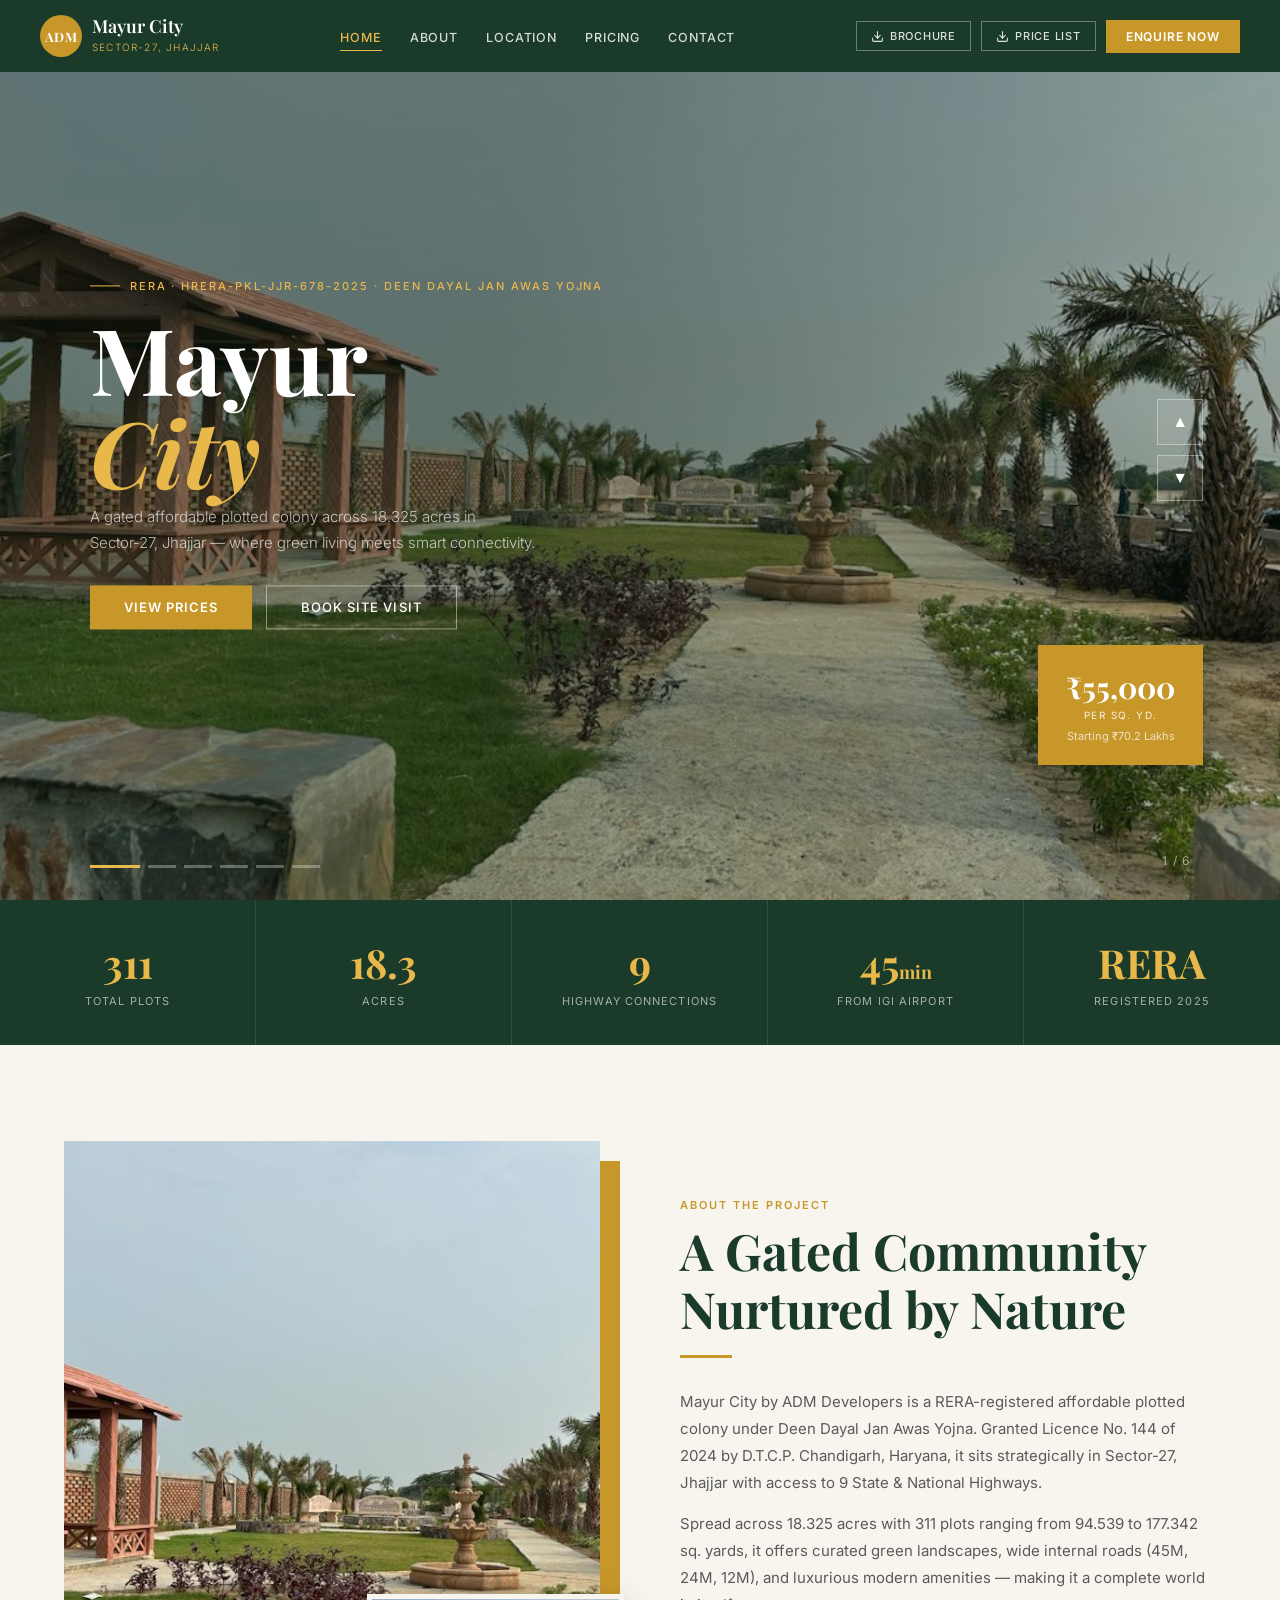
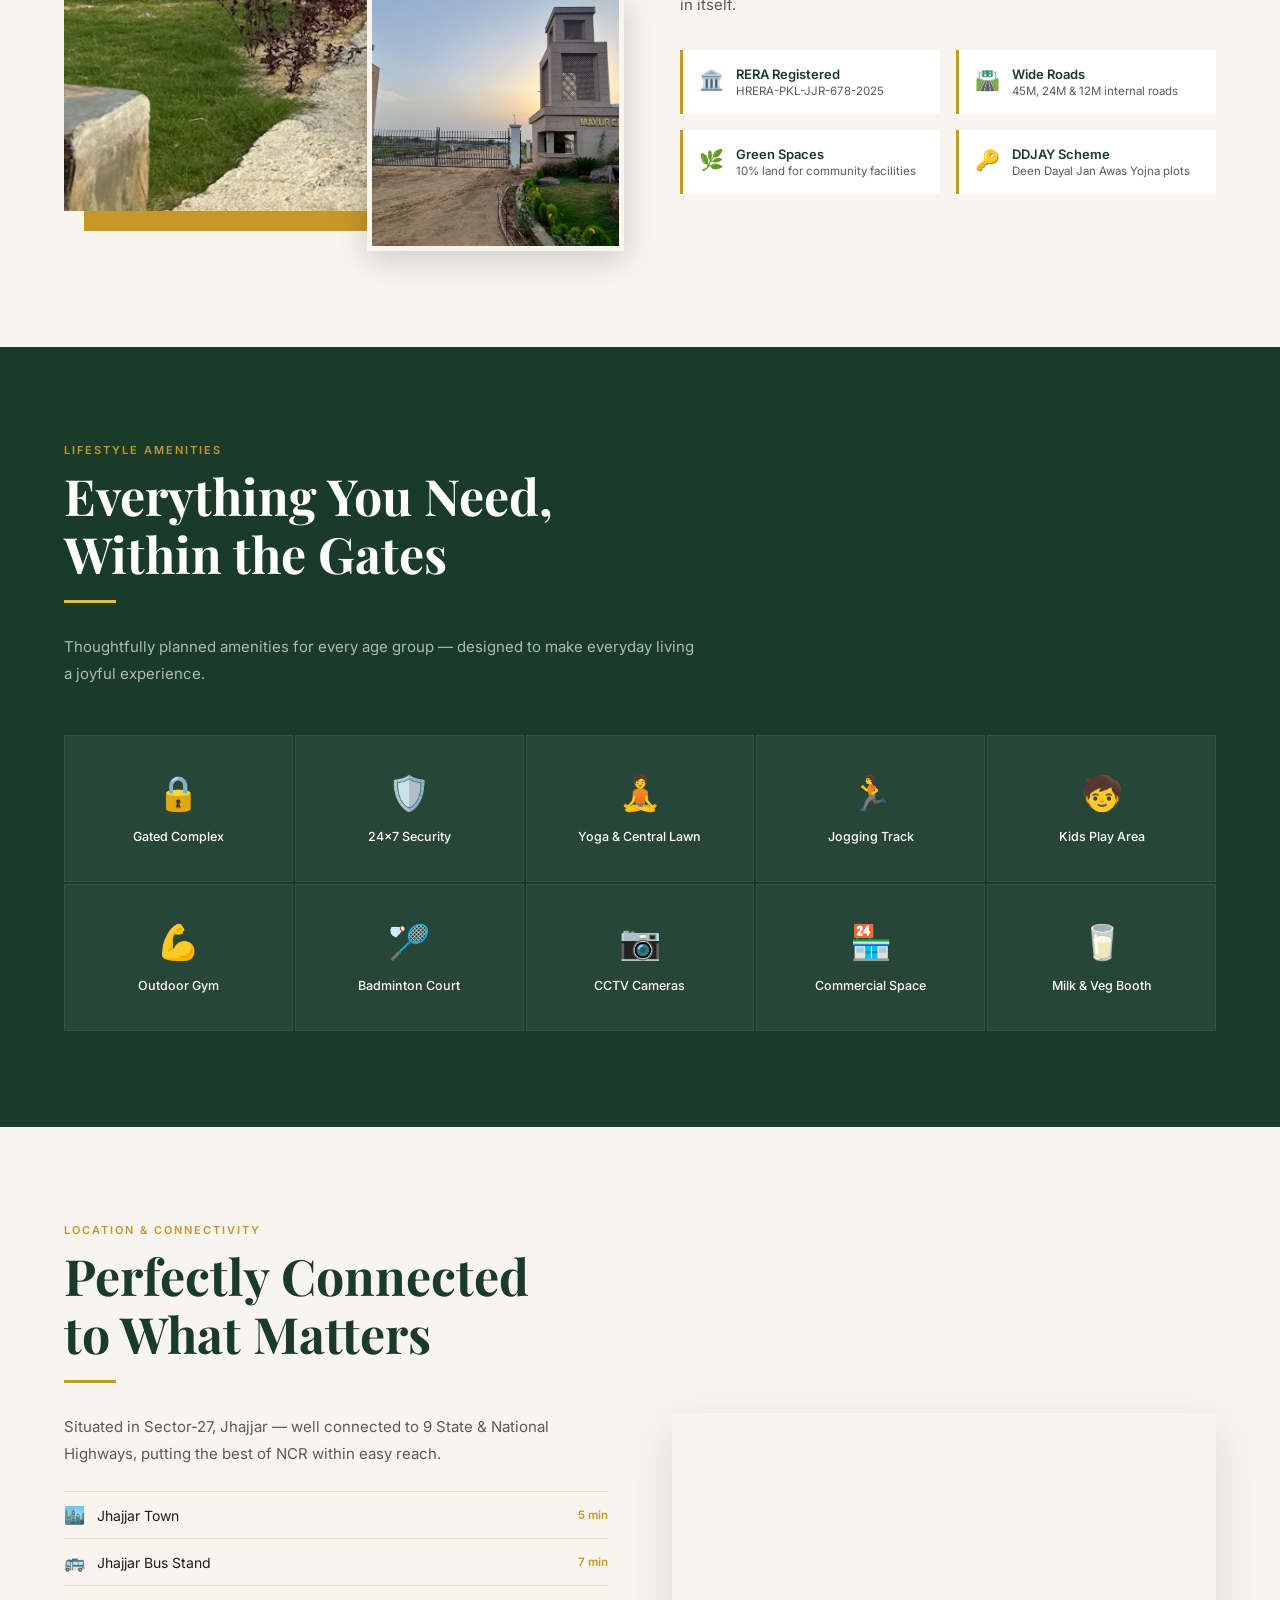
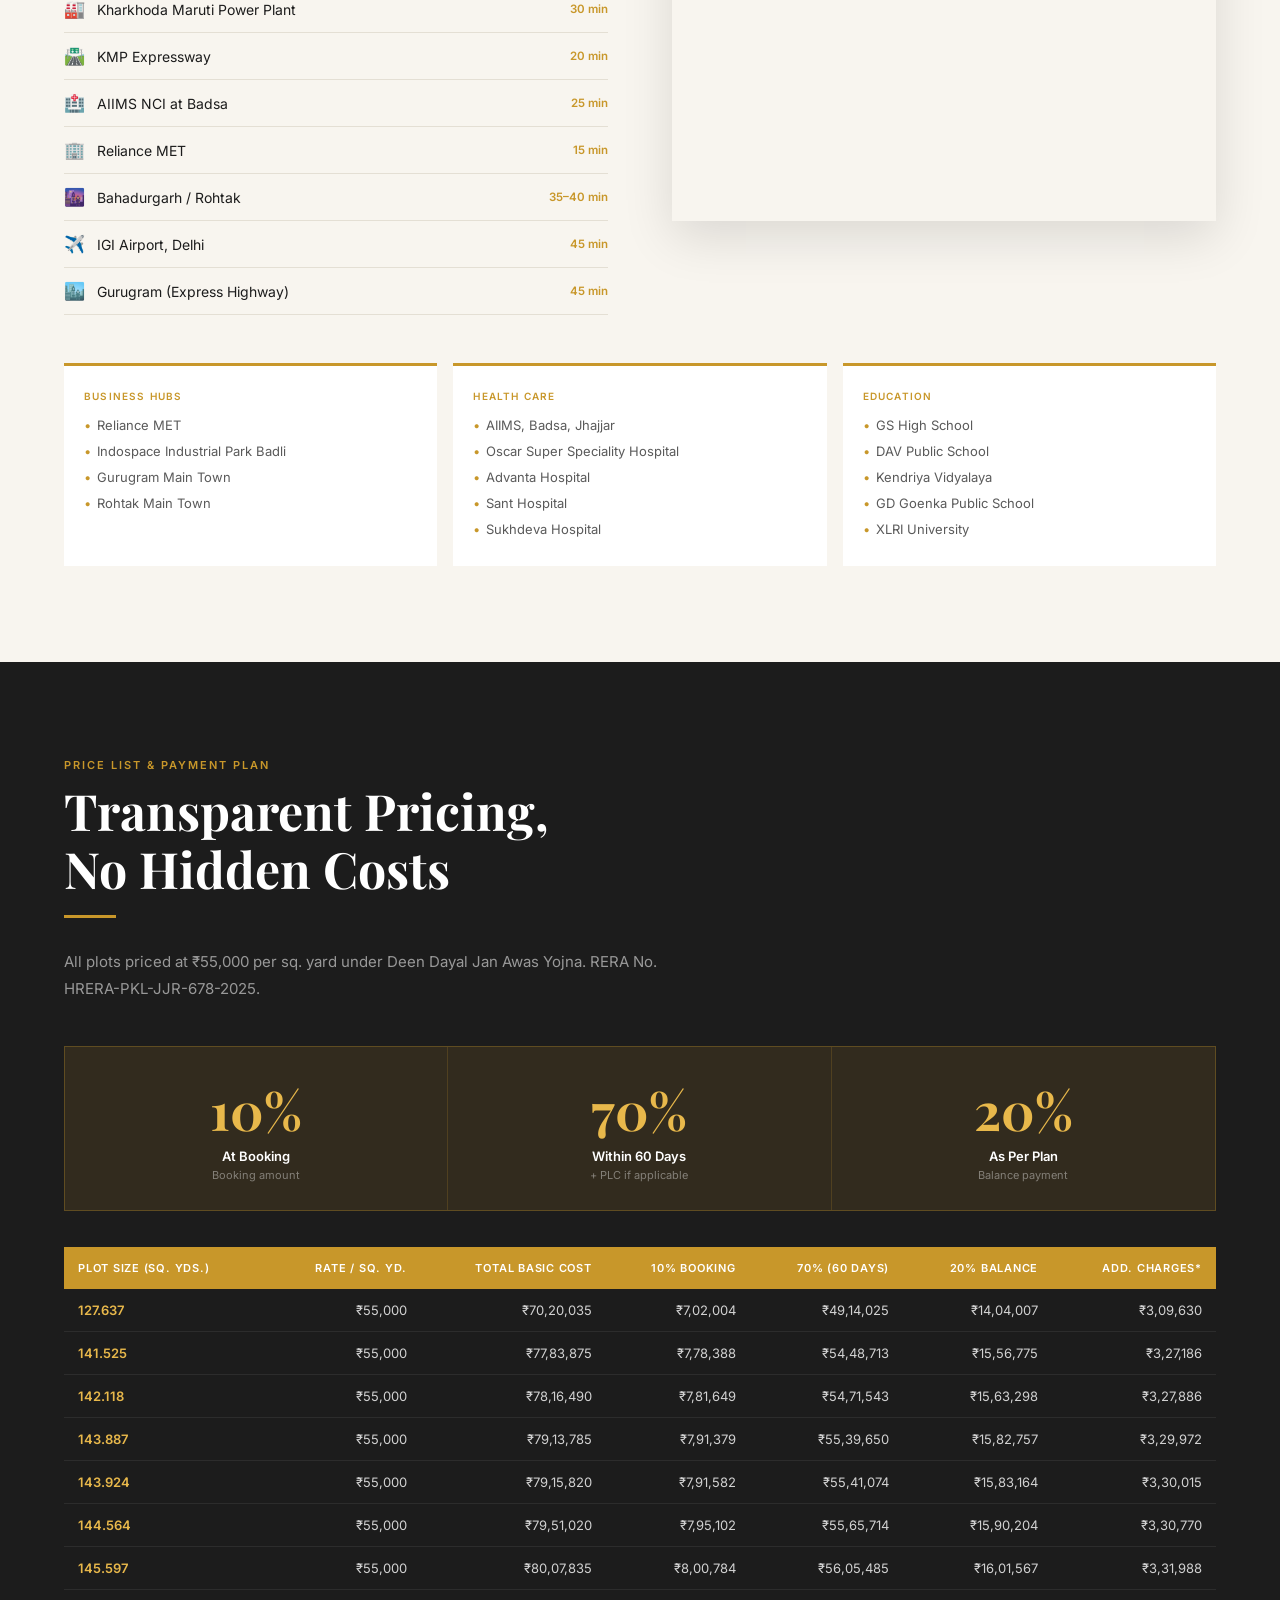
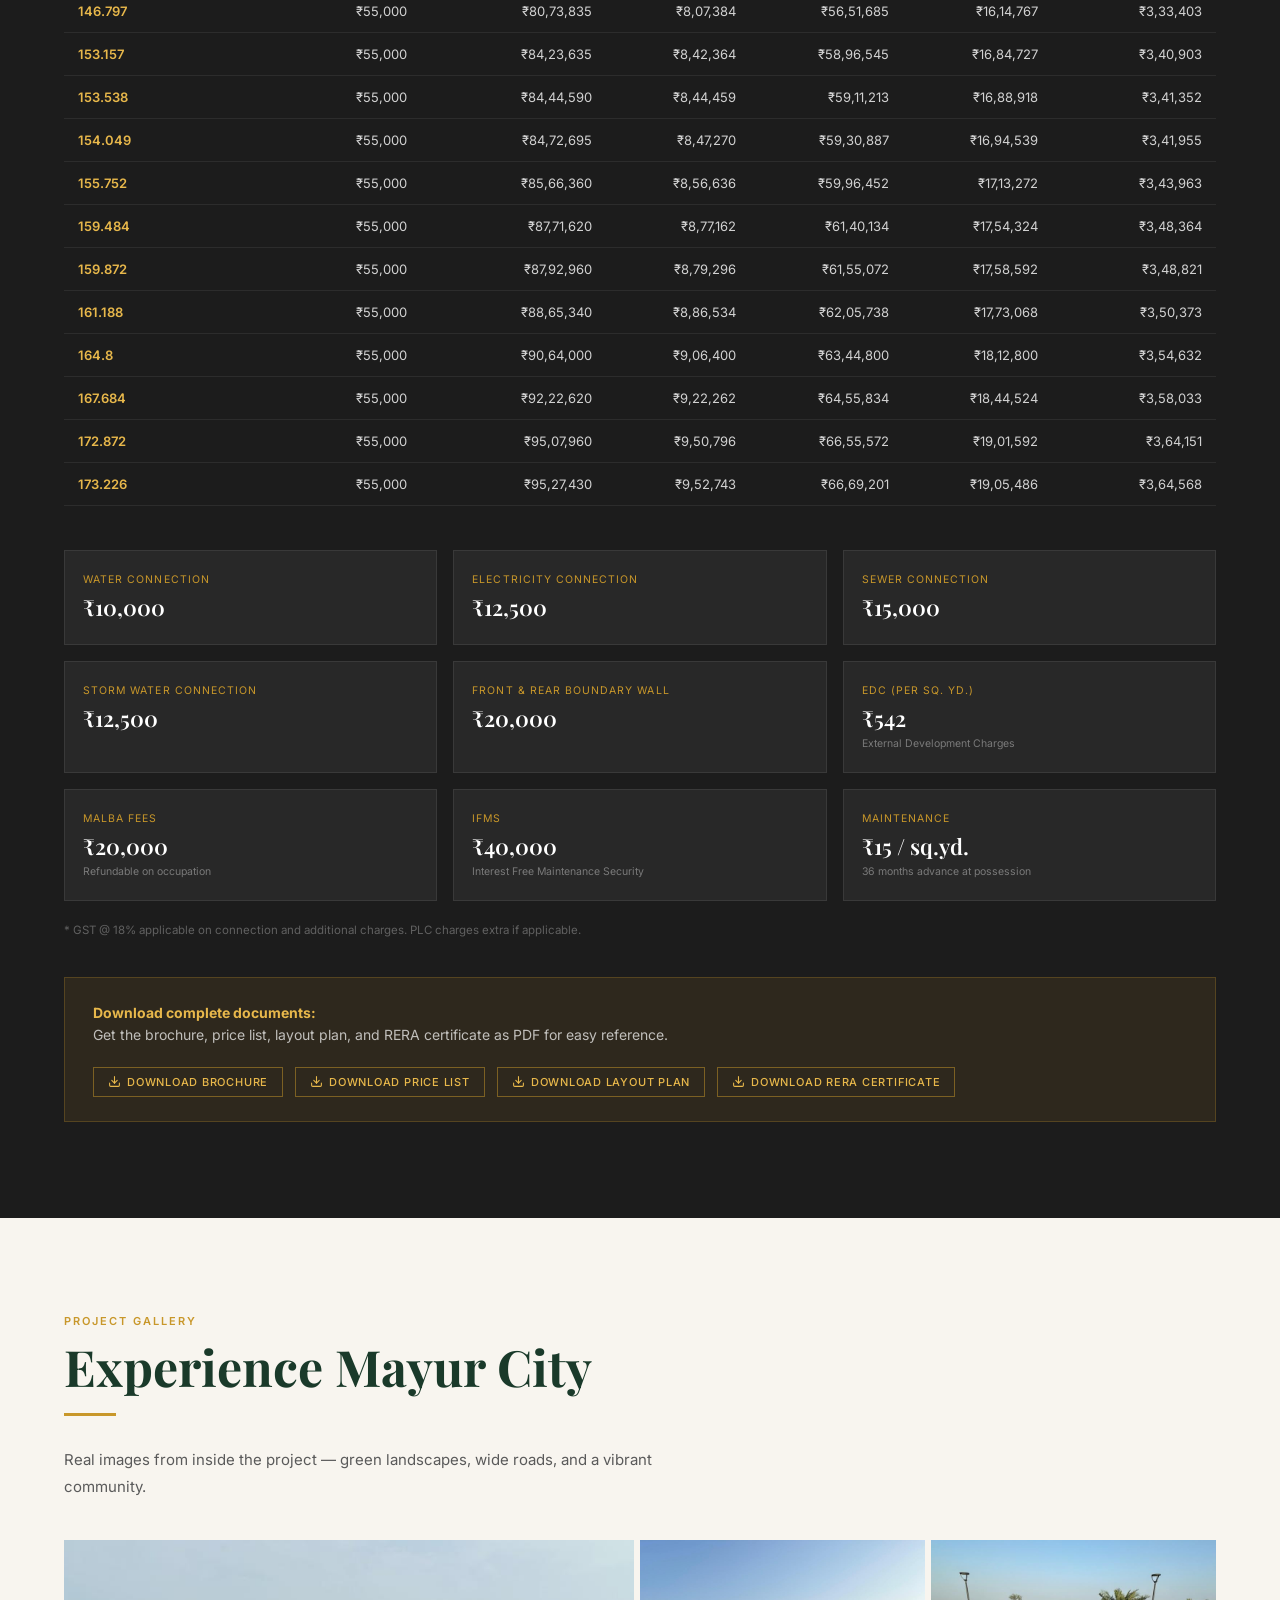
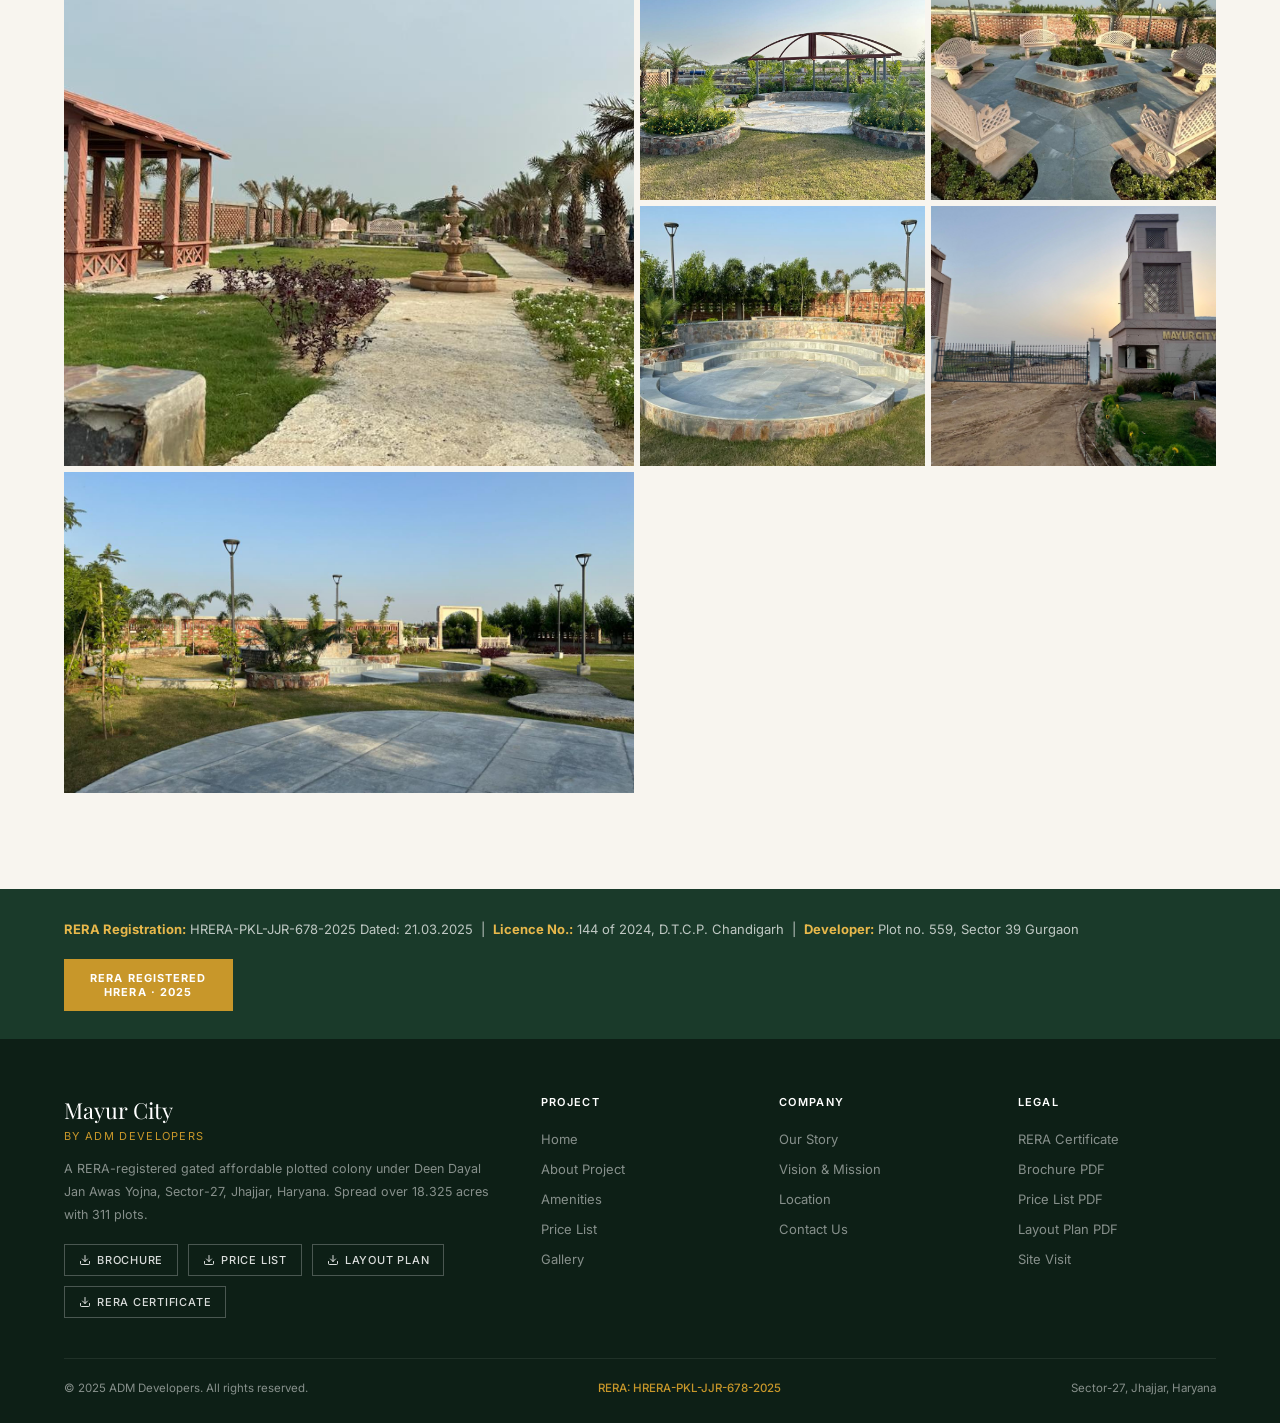
<file: index.html>
<!DOCTYPE html>
<html lang="en">
<head>
  <meta charset="UTF-8"/>
  <meta name="viewport" content="width=device-width, initial-scale=1.0"/>
  <title>Mayur City – Sector 27, Jhajjar | ADM Developers</title>
  <link rel="preconnect" href="https://fonts.googleapis.com"/>
  <link rel="preconnect" href="https://fonts.gstatic.com" crossorigin/>
  <link href="https://fonts.googleapis.com/css2?family=Playfair+Display:ital,wght@0,400;0,600;0,700;1,400&family=Inter:wght@300;400;500;600&display=swap" rel="stylesheet"/>
  <link rel="stylesheet" href="style.css"/>
  <style>
    /* ── INDEX ONLY STYLES ── */

    /* HERO */
    .hero { position: relative; height: 100vh; min-height: 580px; overflow: hidden; }
    .hero-slides { width: 100%; height: 100%; }
    .hero-slide {
      position: absolute; inset: 0; background-size: cover; background-position: center;
      opacity: 0; transition: opacity 1.2s ease;
    }
    .hero-slide.active { opacity: 1; }
    .hero-slide::after {
      content:''; position: absolute; inset: 0;
      background: linear-gradient(110deg, rgb(10 30 18 / 50%) 38%, rgba(10, 30, 18, .28) 100%);
    }
    .hs1 { background-image: url('images/mayur_city1.jpeg'); }
    .hs2 { background-image: url('images/mayur_city2.jpeg'); }
    .hs3 { background-image: url('images/mayur_city3.jpeg'); }
    .hs4 { background-image: url('images/mayur_city4.jpeg'); }
    .hs5 { background-image: url('images/mayur_city5.jpeg'); }
    .hs6 { background-image: url('images/mayur_city6.jpeg'); }

    .hero-content {
      position: absolute; z-index: 2; top: 50%; left: 7%;
      transform: translateY(-50%); max-width: 580px;
    }
    .hero-eyebrow {
      display: inline-flex; align-items: center; gap: 10px;
      font-size: 11px; font-weight: 500; letter-spacing: .18em;
      text-transform: uppercase; color: var(--gold-l); margin-bottom: 18px;
    }
    .hero-eyebrow::before { content:''; width: 30px; height: 1px; background: var(--gold-l); }
    .hero-title {
      font-family: 'Playfair Display', serif;
      font-size: clamp(48px, 8vw, 92px); font-weight: 700;
      color: #fff; line-height: 1.02; margin-bottom: 6px;
    }
    .hero-title em { color: var(--gold-l); font-style: italic; }
    .hero-tagline { font-size: 15px; color: rgba(255,255,255,.7); margin-bottom: 30px; line-height: 1.7; font-weight: 300; }
    .hero-actions { display: flex; gap: 14px; flex-wrap: wrap; }
    .hero-btn-pri {
      background: var(--gold); color: #fff; padding: 14px 34px;
      font-size: 13px; font-weight: 600; letter-spacing: .08em; text-transform: uppercase;
      border: none; cursor: pointer; transition: background .2s, transform .15s; display: inline-block;
    }
    .hero-btn-pri:hover { background: var(--gold-l); transform: translateY(-2px); }
    .hero-btn-out {
      border: 1.5px solid rgba(255,255,255,.45); color: #fff;
      padding: 13px 34px; font-size: 13px; font-weight: 500;
      letter-spacing: .08em; text-transform: uppercase;
      transition: border-color .2s, background .2s; display: inline-block;
    }
    .hero-btn-out:hover { border-color: var(--gold-l); background: rgba(255,255,255,.08); }

    /* badge */
    .hero-badge {
      position: absolute; z-index: 2; right: 6%; bottom: 15%;
      background: var(--gold); color: #fff; padding: 22px 28px;
      text-align: center; box-shadow: 0 16px 48px rgba(0,0,0,.35);
    }
    .hero-badge-price {
      font-family: 'Playfair Display', serif;
      font-size: 30px; font-weight: 700; display: block;
    }
    .hero-badge-label { font-size: 10px; letter-spacing: .14em; text-transform: uppercase; opacity: .85; display: block; margin-top: 2px; }
    .hero-badge-sub { font-size: 11px; opacity: .72; margin-top: 8px; display: block; }

    /* dots */
    .hero-dots { position: absolute; z-index: 3; bottom: 32px; left: 7%; display: flex; gap: 8px; }
    .hero-dot {
      width: 28px; height: 3px; background: rgba(255,255,255,.3);
      border: none; cursor: pointer; transition: background .3s, width .3s;
    }
    .hero-dot.active { background: var(--gold-l); width: 50px; }

    /* prev/next */
    .hero-nav-btns {
      position: absolute; z-index: 3; right: 6%; top: 50%; transform: translateY(-50%);
      display: flex; flex-direction: column; gap: 10px;
    }
    .hero-nav-btn {
      width: 46px; height: 46px; border: 1.5px solid rgba(255,255,255,.35);
      background: rgba(255,255,255,.07); color: #fff; cursor: pointer;
      font-size: 16px; display: flex; align-items: center; justify-content: center;
      transition: background .2s, border-color .2s;
    }
    .hero-nav-btn:hover { background: var(--gold); border-color: var(--gold); }

    /* slide counter */
    .hero-counter {
      position: absolute; z-index: 3; right: 7%; bottom: 32px;
      color: rgba(255,255,255,.55); font-size: 12px; letter-spacing: .1em;
    }

    /* ── ABOUT ── */
    .about-grid { display: grid; grid-template-columns: 1fr 1fr; gap: 80px; align-items: center; }
    .about-imgs { position: relative; padding-bottom: 40px; }
    .about-img-main { width: 100%; aspect-ratio: 4/5; object-fit: cover; box-shadow: 20px 20px 0 var(--gold); }
    .about-img-accent {
      position: absolute; bottom: 0; right: -24px;
      width: 48%; aspect-ratio: 1; object-fit: cover;
      border: 5px solid var(--cream); box-shadow: 0 8px 32px rgba(0,0,0,.18);
    }
    .about-features { display: grid; grid-template-columns: 1fr 1fr; gap: 16px; margin-top: 32px; }
    .about-feat {
      display: flex; align-items: flex-start; gap: 12px;
      padding: 16px; background: #fff; border-left: 3px solid var(--gold);
    }
    .af-icon { font-size: 20px; flex-shrink: 0; margin-top: 2px; }
    .af-title { font-size: 13px; font-weight: 600; color: var(--green); margin-bottom: 2px; }
    .af-desc { font-size: 11.5px; color: var(--mid); }

    /* ── AMENITIES ── */
    .amen-section { background: var(--green); }
    .amen-section .section-title { color: #fff; }
    .amen-section .section-desc { color: rgba(255,255,255,.65); }
    .amen-section .divider { background: var(--gold-l); }
    .amen-grid {
      display: grid; grid-template-columns: repeat(5, 1fr);
      gap: 2px; margin-top: 48px;
    }
    .amen-card {
      background: rgba(255,255,255,.06); padding: 36px 16px; text-align: center;
      border: 1px solid rgba(255,255,255,.07);
      transition: background .25s, transform .25s; cursor: default;
    }
    .amen-card:hover { background: var(--gold); transform: translateY(-4px); }
    .amen-icon { font-size: 34px; margin-bottom: 12px; display: block; }
    .amen-name { font-size: 12.5px; font-weight: 500; color: #fff; }

    /* ── LOCATION ── */
    .loc-grid { display: grid; grid-template-columns: 1fr 1fr; gap: 64px; align-items: start; }
    .conn-list { list-style: none; margin-top: 24px; }
    .conn-list li {
      display: flex; align-items: center; gap: 12px;
      padding: 13px 0; border-bottom: 1px solid var(--light);
      font-size: 14px; color: var(--dark);
    }
    .conn-list li:first-child { border-top: 1px solid var(--light); }
    .c-ico { font-size: 17px; }
    .c-time { margin-left: auto; font-size: 11.5px; font-weight: 600; color: var(--gold); white-space: nowrap; }
    .loc-map { width: 100%; aspect-ratio: 4/3; border: 0; box-shadow: 0 16px 48px rgba(0,0,0,.12); display: block; }
    .nearby-grid { display: grid; grid-template-columns: repeat(3, 1fr); gap: 16px; margin-top: 48px; }
    .nearby-card { background: #fff; padding: 24px 20px; border-top: 3px solid var(--gold); }
    .n-cat { font-size: 10px; letter-spacing: .12em; text-transform: uppercase; color: var(--gold); font-weight: 600; margin-bottom: 10px; }
    .n-list { list-style: none; }
    .n-list li { font-size: 13px; color: var(--mid); padding: 5px 0; display: flex; align-items: center; gap: 6px; }
    .n-list li::before { content: '•'; color: var(--gold); }

    /* ── PRICING ── */
    .price-section { background: var(--dark); }
    .price-section .section-title { color: #fff; }
    .price-section .section-desc { color: rgba(255,255,255,.55); }
    .price-section .divider { background: var(--gold); }

    .payment-plan {
      margin-top: 44px; background: rgba(200,151,42,.12);
      border: 1px solid rgba(200,151,42,.3);
      display: grid; grid-template-columns: repeat(3, 1fr);
    }
    .pp-step { padding: 28px 24px; border-right: 1px solid rgba(200,151,42,.2); text-align: center; }
    .pp-step:last-child { border-right: none; }
    .pp-pct { font-family: 'Playfair Display', serif; font-size: 52px; color: var(--gold-l); font-weight: 700; }
    .pp-title { font-size: 13px; font-weight: 600; color: #fff; margin: 4px 0 4px; }
    .pp-note { font-size: 11px; color: rgba(255,255,255,.4); }

    .price-table-wrap { overflow-x: auto; margin-top: 36px; border-radius: 0; }
    .price-table { width: 100%; border-collapse: collapse; font-size: 13px; min-width: 700px; }
    .price-table thead tr { background: var(--gold); }
    .price-table thead th {
      padding: 14px 14px; color: #fff; font-weight: 600;
      font-size: 11px; letter-spacing: .07em; text-transform: uppercase; text-align: right;
    }
    .price-table thead th:first-child { text-align: left; }
    .price-table tbody tr { border-bottom: 1px solid rgba(255,255,255,.07); transition: background .2s; }
    .price-table tbody tr:hover { background: rgba(200,151,42,.09); }
    .price-table tbody td { padding: 13px 14px; color: rgba(255,255,255,.8); text-align: right; }
    .price-table tbody td:first-child { color: var(--gold-l); font-weight: 600; text-align: left; }

    .charges-grid { display: grid; grid-template-columns: repeat(3, 1fr); gap: 16px; margin-top: 44px; }
    .chg-card { background: rgba(255,255,255,.05); border: 1px solid rgba(255,255,255,.08); padding: 22px 18px; }
    .chg-label { font-size: 10.5px; letter-spacing: .1em; text-transform: uppercase; color: var(--gold); margin-bottom: 6px; }
    .chg-val { font-size: 22px; font-family: 'Playfair Display', serif; color: #fff; font-weight: 600; }
    .chg-note { font-size: 10.5px; color: rgba(255,255,255,.38); margin-top: 4px; }
    .price-note { color: rgba(255,255,255,.3); font-size: 11.5px; margin-top: 22px; }

    .price-dl-bar {
      margin-top: 40px; background: rgba(200,151,42,.1);
      border: 1px solid rgba(200,151,42,.25); padding: 24px 28px;
      display: flex; align-items: center; justify-content: space-between; gap: 20px; flex-wrap: wrap;
    }
    .price-dl-text { color: rgba(255,255,255,.7); font-size: 14px; line-height: 1.6; }
    .price-dl-text strong { color: var(--gold-l); }
    .price-dl-btns { display: flex; gap: 12px; flex-wrap: wrap; }
    .price-dl-btns .btn-dl { border-color: rgba(200,151,42,.5); color: var(--gold-l); display: inline-flex; }
    .price-dl-btns .btn-dl svg { width: 13px; height: 13px; }

    /* ── GALLERY ── */
    .gal-grid {
      display: grid;
      grid-template-columns: 2fr 1fr 1fr;
      grid-template-rows: 260px 260px;
      gap: 6px; margin-top: 40px;
    }
    .gal-item { overflow: hidden; position: relative; }
    .gal-item img { width: 100%; height: 100%; object-fit: cover; transition: transform .5s; }
    .gal-item:hover img { transform: scale(1.06); }
    .gal-item:nth-child(1) { grid-row: 1 / 3; }
    .gal-ovl {
      position: absolute; inset: 0; background: rgba(10,30,18,.42);
      display: flex; align-items: center; justify-content: center;
      opacity: 0; transition: opacity .3s;
    }
    .gal-item:hover .gal-ovl { opacity: 1; }
    .gal-ovl-icon { font-size: 28px; color: #fff; }

    /* ── RERA STRIP ── */
    .rera-strip {
      background: var(--green); padding: 28px 5%;
      display: flex; align-items: center; justify-content: space-between; flex-wrap: wrap; gap: 18px;
    }
    .rera-text { color: rgba(255,255,255,.72); font-size: 13px; line-height: 1.85; }
    .rera-text strong { color: var(--gold-l); }
    .rera-badge {
      background: var(--gold); color: #fff; padding: 12px 26px;
      font-size: 11px; font-weight: 700; letter-spacing: .1em; text-transform: uppercase; text-align: center;
    }

    /* ── RESPONSIVE OVERRIDES ── */
    @media (max-width: 860px) {
      .about-grid { grid-template-columns: 1fr; gap: 48px; }
      .about-img-accent { display: none; }
      .about-imgs { padding-bottom: 0; }
      .about-img-main { box-shadow: 12px 12px 0 var(--gold); }
      .amen-grid { grid-template-columns: repeat(3, 1fr); }
      .loc-grid { grid-template-columns: 1fr; gap: 40px; }
      .nearby-grid { grid-template-columns: 1fr 1fr; }
      .charges-grid { grid-template-columns: 1fr 1fr; }
      .payment-plan { grid-template-columns: 1fr; }
      .pp-step { border-right: none; border-bottom: 1px solid rgba(200,151,42,.2); }
      .gal-grid { grid-template-columns: 1fr 1fr; grid-template-rows: auto; }
      .gal-item { min-height: 180px; }
      .gal-item:nth-child(1) { grid-row: auto; }
      .hero-badge { display: none; }
      .hero-nav-btns { display: none; }
      .hero-content { left: 5%; max-width: 92%; }
      
    }
    @media (max-width: 520px) {
      .about-features { grid-template-columns: 1fr; }
      .amen-grid { grid-template-columns: repeat(2, 1fr); }
      .nearby-grid { grid-template-columns: 1fr; }
      .charges-grid { grid-template-columns: 1fr; }
      .gal-grid { grid-template-columns: 1fr; }
    }
  </style>
</head>
<body>

<!-- NAV injected by nav.js -->

<!-- ── HERO ── -->
<div class="hero" id="home">
  <div class="hero-slides">
    <div class="hero-slide hs1 active"></div>
    <div class="hero-slide hs2"></div>
    <div class="hero-slide hs3"></div>
    <div class="hero-slide hs4"></div>
    <div class="hero-slide hs5"></div>
    <div class="hero-slide hs6"></div>
  </div>

  <div class="hero-content">
    <span class="hero-eyebrow">RERA · HRERA-PKL-JJR-678-2025 · Deen Dayal Jan Awas Yojna</span>
    <h1 class="hero-title">Mayur<br><em>City</em></h1>
    <p class="hero-tagline">A gated affordable plotted colony across 18.325 acres in<br>Sector-27, Jhajjar — where green living meets smart connectivity.</p>
    <div class="hero-actions">
      <a href="#pricing" class="hero-btn-pri">View Prices</a>
      <a href="contact.html" class="hero-btn-out">Book Site Visit</a>
    </div>
  </div>

  <div class="hero-badge">
    <span class="hero-badge-price">₹55,000</span>
    <span class="hero-badge-label">Per Sq. Yd.</span>
    <span class="hero-badge-sub">Starting ₹70.2 Lakhs</span>
  </div>

  <div class="hero-dots" id="heroDots">
    <button class="hero-dot active"></button>
    <button class="hero-dot"></button>
    <button class="hero-dot"></button>
    <button class="hero-dot"></button>
    <button class="hero-dot"></button>
    <button class="hero-dot"></button>
  </div>

  <div class="hero-nav-btns">
    <button class="hero-nav-btn" id="heroPrev">▲</button>
    <button class="hero-nav-btn" id="heroNext">▼</button>
  </div>

  <div class="hero-counter" id="heroCounter">1 / 6</div>
</div>

<!-- ── STATS BAR ── -->
<div class="stats-bar">
  <div class="stat-item"><span class="stat-num">311</span><span class="stat-label">Total Plots</span></div>
  <div class="stat-item"><span class="stat-num">18.3</span><span class="stat-label">Acres</span></div>
  <div class="stat-item"><span class="stat-num">9</span><span class="stat-label">Highway Connections</span></div>
  <div class="stat-item"><span class="stat-num">45<small style="font-size:18px">min</small></span><span class="stat-label">From IGI Airport</span></div>
  <div class="stat-item"><span class="stat-num">RERA</span><span class="stat-label">Registered 2025</span></div>
</div>

<!-- ── ABOUT ── -->
<section id="about">
  <div class="about-grid">
    <div class="about-imgs">
      <img class="about-img-main" src="images/mayur_city1.jpeg" alt="Mayur City entrance" loading="lazy"/>
      <img class="about-img-accent" src="images/mayur_city5.jpeg" alt="Mayur City garden" loading="lazy"/>
    </div>
    <div>
      <span class="section-label">About the Project</span>
      <h2 class="section-title">A Gated Community<br>Nurtured by Nature</h2>
      <div class="divider"></div>
      <p class="section-desc">Mayur City by ADM Developers is a RERA-registered affordable plotted colony under Deen Dayal Jan Awas Yojna. Granted Licence No. 144 of 2024 by D.T.C.P. Chandigarh, Haryana, it sits strategically in Sector-27, Jhajjar with access to 9 State & National Highways.</p>
      <p class="section-desc" style="margin-top:14px;">Spread across 18.325 acres with 311 plots ranging from 94.539 to 177.342 sq. yards, it offers curated green landscapes, wide internal roads (45M, 24M, 12M), and luxurious modern amenities — making it a complete world in itself.</p>
      <div class="about-features">
        <div class="about-feat">
          <span class="af-icon">🏛️</span>
          <div><div class="af-title">RERA Registered</div><div class="af-desc">HRERA-PKL-JJR-678-2025</div></div>
        </div>
        <div class="about-feat">
          <span class="af-icon">🛣️</span>
          <div><div class="af-title">Wide Roads</div><div class="af-desc">45M, 24M & 12M internal roads</div></div>
        </div>
        <div class="about-feat">
          <span class="af-icon">🌿</span>
          <div><div class="af-title">Green Spaces</div><div class="af-desc">10% land for community facilities</div></div>
        </div>
        <div class="about-feat">
          <span class="af-icon">🔑</span>
          <div><div class="af-title">DDJAY Scheme</div><div class="af-desc">Deen Dayal Jan Awas Yojna plots</div></div>
        </div>
      </div>
    </div>
  </div>
</section>

<!-- ── AMENITIES ── -->
<section id="amenities" class="amen-section">
  <span class="section-label">Lifestyle Amenities</span>
  <h2 class="section-title">Everything You Need,<br>Within the Gates</h2>
  <div class="divider"></div>
  <p class="section-desc">Thoughtfully planned amenities for every age group — designed to make everyday living a joyful experience.</p>
  <div class="amen-grid">
    <div class="amen-card"><span class="amen-icon">🔒</span><span class="amen-name">Gated Complex</span></div>
    <div class="amen-card"><span class="amen-icon">🛡️</span><span class="amen-name">24×7 Security</span></div>
    <div class="amen-card"><span class="amen-icon">🧘</span><span class="amen-name">Yoga & Central Lawn</span></div>
    <div class="amen-card"><span class="amen-icon">🏃</span><span class="amen-name">Jogging Track</span></div>
    <div class="amen-card"><span class="amen-icon">🧒</span><span class="amen-name">Kids Play Area</span></div>
    <div class="amen-card"><span class="amen-icon">💪</span><span class="amen-name">Outdoor Gym</span></div>
    <div class="amen-card"><span class="amen-icon">🏸</span><span class="amen-name">Badminton Court</span></div>
    <div class="amen-card"><span class="amen-icon">📷</span><span class="amen-name">CCTV Cameras</span></div>
    <div class="amen-card"><span class="amen-icon">🏪</span><span class="amen-name">Commercial Space</span></div>
    <div class="amen-card"><span class="amen-icon">🥛</span><span class="amen-name">Milk & Veg Booth</span></div>
  </div>
</section>

<!-- ── LOCATION ── -->
<section id="location">
  <span class="section-label">Location & Connectivity</span>
  <h2 class="section-title">Perfectly Connected<br>to What Matters</h2>
  <div class="divider"></div>
  <div class="loc-grid">
    <div>
      <p class="section-desc">Situated in Sector-27, Jhajjar — well connected to 9 State & National Highways, putting the best of NCR within easy reach.</p>
      <ul class="conn-list">
        <li><span class="c-ico">🏙️</span> Jhajjar Town <span class="c-time">5 min</span></li>
        <li><span class="c-ico">🚌</span> Jhajjar Bus Stand <span class="c-time">7 min</span></li>
        <li><span class="c-ico">🏭</span> Kharkhoda Maruti Power Plant <span class="c-time">30 min</span></li>
        <li><span class="c-ico">🛣️</span> KMP Expressway <span class="c-time">20 min</span></li>
        <li><span class="c-ico">🏥</span> AIIMS NCI at Badsa <span class="c-time">25 min</span></li>
        <li><span class="c-ico">🏢</span> Reliance MET <span class="c-time">15 min</span></li>
        <li><span class="c-ico">🌆</span> Bahadurgarh / Rohtak <span class="c-time">35–40 min</span></li>
        <li><span class="c-ico">✈️</span> IGI Airport, Delhi <span class="c-time">45 min</span></li>
        <li><span class="c-ico">🏙️</span> Gurugram (Express Highway) <span class="c-time">45 min</span></li>
      </ul>
    </div>
    <div>
      <iframe class="loc-map" title="Mayur City Location"
        src="https://www.google.com/maps/embed?pb=!1m18!1m12!1m3!1d14012.5!2d76.6484!3d28.6188!2m3!1f0!2f0!3f0!3m2!1i1024!2i768!4f13.1!3m3!1m2!1s0x390d4c0d4f0db9b1%3A0x7e1c2d0d5c3c4e3c!2sSector%2027%2C%20Jhajjar%2C%20Haryana!5e0!3m2!1sen!2sin!4v1234567890"
        allowfullscreen loading="lazy" referrerpolicy="no-referrer-when-downgrade">
      </iframe>
    </div>
  </div>
  <div class="nearby-grid">
    <div class="nearby-card">
      <div class="n-cat">Business Hubs</div>
      <ul class="n-list">
        <li>Reliance MET</li>
        <li>Indospace Industrial Park Badli</li>
        <li>Gurugram Main Town</li>
        <li>Rohtak Main Town</li>
      </ul>
    </div>
    <div class="nearby-card">
      <div class="n-cat">Health Care</div>
      <ul class="n-list">
        <li>AIIMS, Badsa, Jhajjar</li>
        <li>Oscar Super Speciality Hospital</li>
        <li>Advanta Hospital</li>
        <li>Sant Hospital</li>
        <li>Sukhdeva Hospital</li>
      </ul>
    </div>
    <div class="nearby-card">
      <div class="n-cat">Education</div>
      <ul class="n-list">
        <li>GS High School</li>
        <li>DAV Public School</li>
        <li>Kendriya Vidyalaya</li>
        <li>GD Goenka Public School</li>
        <li>XLRI University</li>
      </ul>
    </div>
  </div>
</section>

<!-- ── PRICING ── -->
<section id="pricing" class="price-section">
  <span class="section-label">Price List & Payment Plan</span>
  <h2 class="section-title">Transparent Pricing,<br>No Hidden Costs</h2>
  <div class="divider"></div>
  <p class="section-desc">All plots priced at ₹55,000 per sq. yard under Deen Dayal Jan Awas Yojna. RERA No. HRERA-PKL-JJR-678-2025.</p>

  <div class="payment-plan">
    <div class="pp-step">
      <div class="pp-pct">10%</div>
      <div class="pp-title">At Booking</div>
      <div class="pp-note">Booking amount</div>
    </div>
    <div class="pp-step">
      <div class="pp-pct">70%</div>
      <div class="pp-title">Within 60 Days</div>
      <div class="pp-note">+ PLC if applicable</div>
    </div>
    <div class="pp-step">
      <div class="pp-pct">20%</div>
      <div class="pp-title">As Per Plan</div>
      <div class="pp-note">Balance payment</div>
    </div>
  </div>

  <div class="price-table-wrap">
    <table class="price-table">
      <thead>
        <tr>
          <th>Plot Size (Sq. Yds.)</th>
          <th>Rate / Sq. Yd.</th>
          <th>Total Basic Cost</th>
          <th>10% Booking</th>
          <th>70% (60 Days)</th>
          <th>20% Balance</th>
          <th>Add. Charges*</th>
        </tr>
      </thead>
      <tbody id="priceTableBody"></tbody>
    </table>
  </div>

  <div class="charges-grid">
    <div class="chg-card"><div class="chg-label">Water Connection</div><div class="chg-val">₹10,000</div></div>
    <div class="chg-card"><div class="chg-label">Electricity Connection</div><div class="chg-val">₹12,500</div></div>
    <div class="chg-card"><div class="chg-label">Sewer Connection</div><div class="chg-val">₹15,000</div></div>
    <div class="chg-card"><div class="chg-label">Storm Water Connection</div><div class="chg-val">₹12,500</div></div>
    <div class="chg-card"><div class="chg-label">Front & Rear Boundary Wall</div><div class="chg-val">₹20,000</div></div>
    <div class="chg-card"><div class="chg-label">EDC (Per Sq. Yd.)</div><div class="chg-val">₹542</div><div class="chg-note">External Development Charges</div></div>
    <div class="chg-card"><div class="chg-label">Malba Fees</div><div class="chg-val">₹20,000</div><div class="chg-note">Refundable on occupation</div></div>
    <div class="chg-card"><div class="chg-label">IFMS</div><div class="chg-val">₹40,000</div><div class="chg-note">Interest Free Maintenance Security</div></div>
    <div class="chg-card"><div class="chg-label">Maintenance</div><div class="chg-val">₹15 / sq.yd.</div><div class="chg-note">36 months advance at possession</div></div>
  </div>
  <p class="price-note">* GST @ 18% applicable on connection and additional charges. PLC charges extra if applicable.</p>

  <div class="price-dl-bar">
    <div class="price-dl-text"><strong>Download complete documents:</strong><br>Get the brochure, price list, layout plan, and RERA certificate as PDF for easy reference.</div>
    <div class="price-dl-btns">
      <a href="brochure.pdf" download class="btn-dl">
        <svg viewBox="0 0 24 24" fill="none" stroke="currentColor" stroke-width="2" stroke-linecap="round" stroke-linejoin="round"><path d="M21 15v4a2 2 0 01-2 2H5a2 2 0 01-2-2v-4"/><polyline points="7 10 12 15 17 10"/><line x1="12" y1="15" x2="12" y2="3"/></svg>
        Download Brochure
      </a>
      <a href="pricelist.pdf" download class="btn-dl">
        <svg viewBox="0 0 24 24" fill="none" stroke="currentColor" stroke-width="2" stroke-linecap="round" stroke-linejoin="round"><path d="M21 15v4a2 2 0 01-2 2H5a2 2 0 01-2-2v-4"/><polyline points="7 10 12 15 17 10"/><line x1="12" y1="15" x2="12" y2="3"/></svg>
        Download Price List
      </a>
      <a href="layout-plan.pdf" download class="btn-dl">
        <svg viewBox="0 0 24 24" fill="none" stroke="currentColor" stroke-width="2" stroke-linecap="round" stroke-linejoin="round"><path d="M21 15v4a2 2 0 01-2 2H5a2 2 0 01-2-2v-4"/><polyline points="7 10 12 15 17 10"/><line x1="12" y1="15" x2="12" y2="3"/></svg>
        Download Layout Plan
      </a>
      <a href="rera-certificate.pdf" download class="btn-dl">
        <svg viewBox="0 0 24 24" fill="none" stroke="currentColor" stroke-width="2" stroke-linecap="round" stroke-linejoin="round"><path d="M21 15v4a2 2 0 01-2 2H5a2 2 0 01-2-2v-4"/><polyline points="7 10 12 15 17 10"/><line x1="12" y1="15" x2="12" y2="3"/></svg>
        Download RERA Certificate
      </a>
    </div>
  </div>
</section>

<!-- ── GALLERY ── -->
<section id="gallery">
  <span class="section-label">Project Gallery</span>
  <h2 class="section-title">Experience Mayur City</h2>
  <div class="divider"></div>
  <p class="section-desc">Real images from inside the project — green landscapes, wide roads, and a vibrant community.</p>
  <div class="gal-grid">
    <div class="gal-item"><img src="images/mayur_city1.jpeg" alt="Project entrance" loading="lazy"/><div class="gal-ovl"><span class="gal-ovl-icon">⊕</span></div></div>
    <div class="gal-item"><img src="images/mayur_city2.jpeg" alt="Landscaped gardens" loading="lazy"/><div class="gal-ovl"><span class="gal-ovl-icon">⊕</span></div></div>
    <div class="gal-item"><img src="images/mayur_city3.jpeg" alt="Internal roads" loading="lazy"/><div class="gal-ovl"><span class="gal-ovl-icon">⊕</span></div></div>
    <div class="gal-item"><img src="images/mayur_city4.jpeg" alt="Green spaces" loading="lazy"/><div class="gal-ovl"><span class="gal-ovl-icon">⊕</span></div></div>
    <div class="gal-item"><img src="images/mayur_city5.jpeg" alt="Community area" loading="lazy"/><div class="gal-ovl"><span class="gal-ovl-icon">⊕</span></div></div>
    <div class="gal-item"><img src="images/mayur_city6.jpeg" alt="Project view" loading="lazy"/><div class="gal-ovl"><span class="gal-ovl-icon">⊕</span></div></div>
  </div>
</section>

<!-- ── RERA STRIP ── -->
<div class="rera-strip">
  <div class="rera-text">
    <strong>RERA Registration:</strong> HRERA-PKL-JJR-678-2025 Dated: 21.03.2025 &nbsp;|&nbsp;
    <strong>Licence No.:</strong> 144 of 2024, D.T.C.P. Chandigarh &nbsp;|&nbsp;
    <strong>Developer:</strong> Plot no. 559, Sector 39 Gurgaon
  </div>
  <div class="rera-badge">RERA Registered<br>HRERA · 2025</div>
</div>

<!-- FOOTER injected by nav.js -->

<script src="nav.js"></script>
<script>
/* ── HERO SLIDER ── */
const slides = document.querySelectorAll('.hero-slide');
const dots   = document.querySelectorAll('.hero-dot');
const counter = document.getElementById('heroCounter');
let cur = 0, timer;

function goTo(n) {
  slides[cur].classList.remove('active');
  dots[cur].classList.remove('active');
  cur = (n + slides.length) % slides.length;
  slides[cur].classList.add('active');
  dots[cur].classList.add('active');
  if (counter) counter.textContent = `${cur + 1} / ${slides.length}`;
}
function autoPlay() { timer = setInterval(() => goTo(cur + 1), 5200); }
function resetAuto() { clearInterval(timer); autoPlay(); }

autoPlay();
document.getElementById('heroNext')?.addEventListener('click', () => { goTo(cur + 1); resetAuto(); });
document.getElementById('heroPrev')?.addEventListener('click', () => { goTo(cur - 1); resetAuto(); });
dots.forEach((d, i) => d.addEventListener('click', () => { goTo(i); resetAuto(); }));

/* Touch swipe on hero */
let tx = 0;
const heroEl = document.querySelector('.hero');
heroEl.addEventListener('touchstart', e => { tx = e.touches[0].clientX; }, { passive: true });
heroEl.addEventListener('touchend', e => {
  const dx = e.changedTouches[0].clientX - tx;
  if (Math.abs(dx) > 50) { dx < 0 ? goTo(cur + 1) : goTo(cur - 1); resetAuto(); }
}, { passive: true });

/* ── PRICE TABLE ── */
const plots = [
  [127.637,7020035,702004,4914025,1404007,309630],
  [141.525,7783875,778388,5448713,1556775,327186],
  [142.118,7816490,781649,5471543,1563298,327886],
  [143.887,7913785,791379,5539650,1582757,329972],
  [143.924,7915820,791582,5541074,1583164,330015],
  [144.564,7951020,795102,5565714,1590204,330770],
  [145.597,8007835,800784,5605485,1601567,331988],
  [146.797,8073835,807384,5651685,1614767,333403],
  [153.157,8423635,842364,5896545,1684727,340903],
  [153.538,8444590,844459,5911213,1688918,341352],
  [154.049,8472695,847270,5930887,1694539,341955],
  [155.752,8566360,856636,5996452,1713272,343963],
  [159.484,8771620,877162,6140134,1754324,348364],
  [159.872,8792960,879296,6155072,1758592,348821],
  [161.188,8865340,886534,6205738,1773068,350373],
  [164.800,9064000,906400,6344800,1812800,354632],
  [167.684,9222620,922262,6455834,1844524,358033],
  [172.872,9507960,950796,6655572,1901592,364151],
  [173.226,9527430,952743,6669201,1905486,364568],
];
const inr = n => '₹' + n.toLocaleString('en-IN');
const tb = document.getElementById('priceTableBody');
plots.forEach(([sz,tc,b,s,r,ac]) => {
  const tr = document.createElement('tr');
  tr.innerHTML = `<td>${sz}</td><td>₹55,000</td><td>${inr(tc)}</td><td>${inr(b)}</td><td>${inr(s)}</td><td>${inr(r)}</td><td>${inr(ac)}</td>`;
  tb.appendChild(tr);
});
</script>
</body>
</html>
</file>
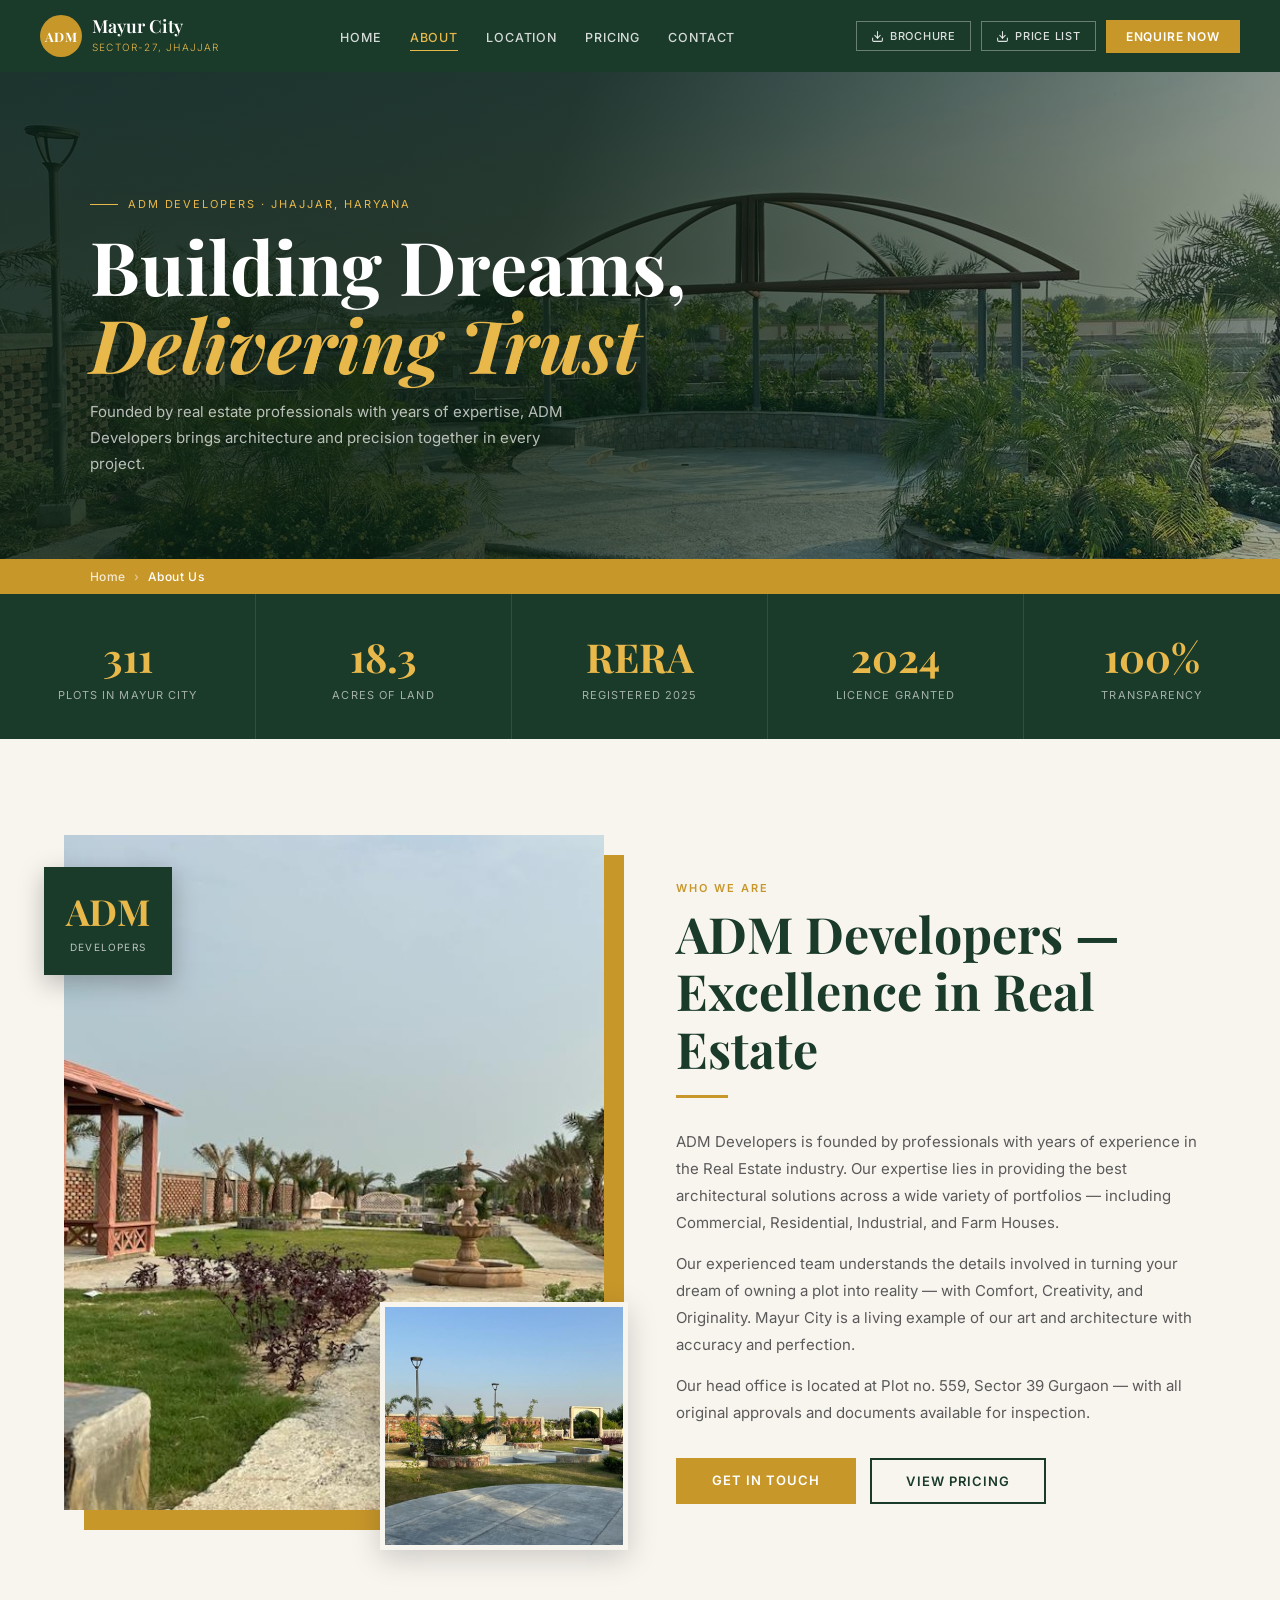
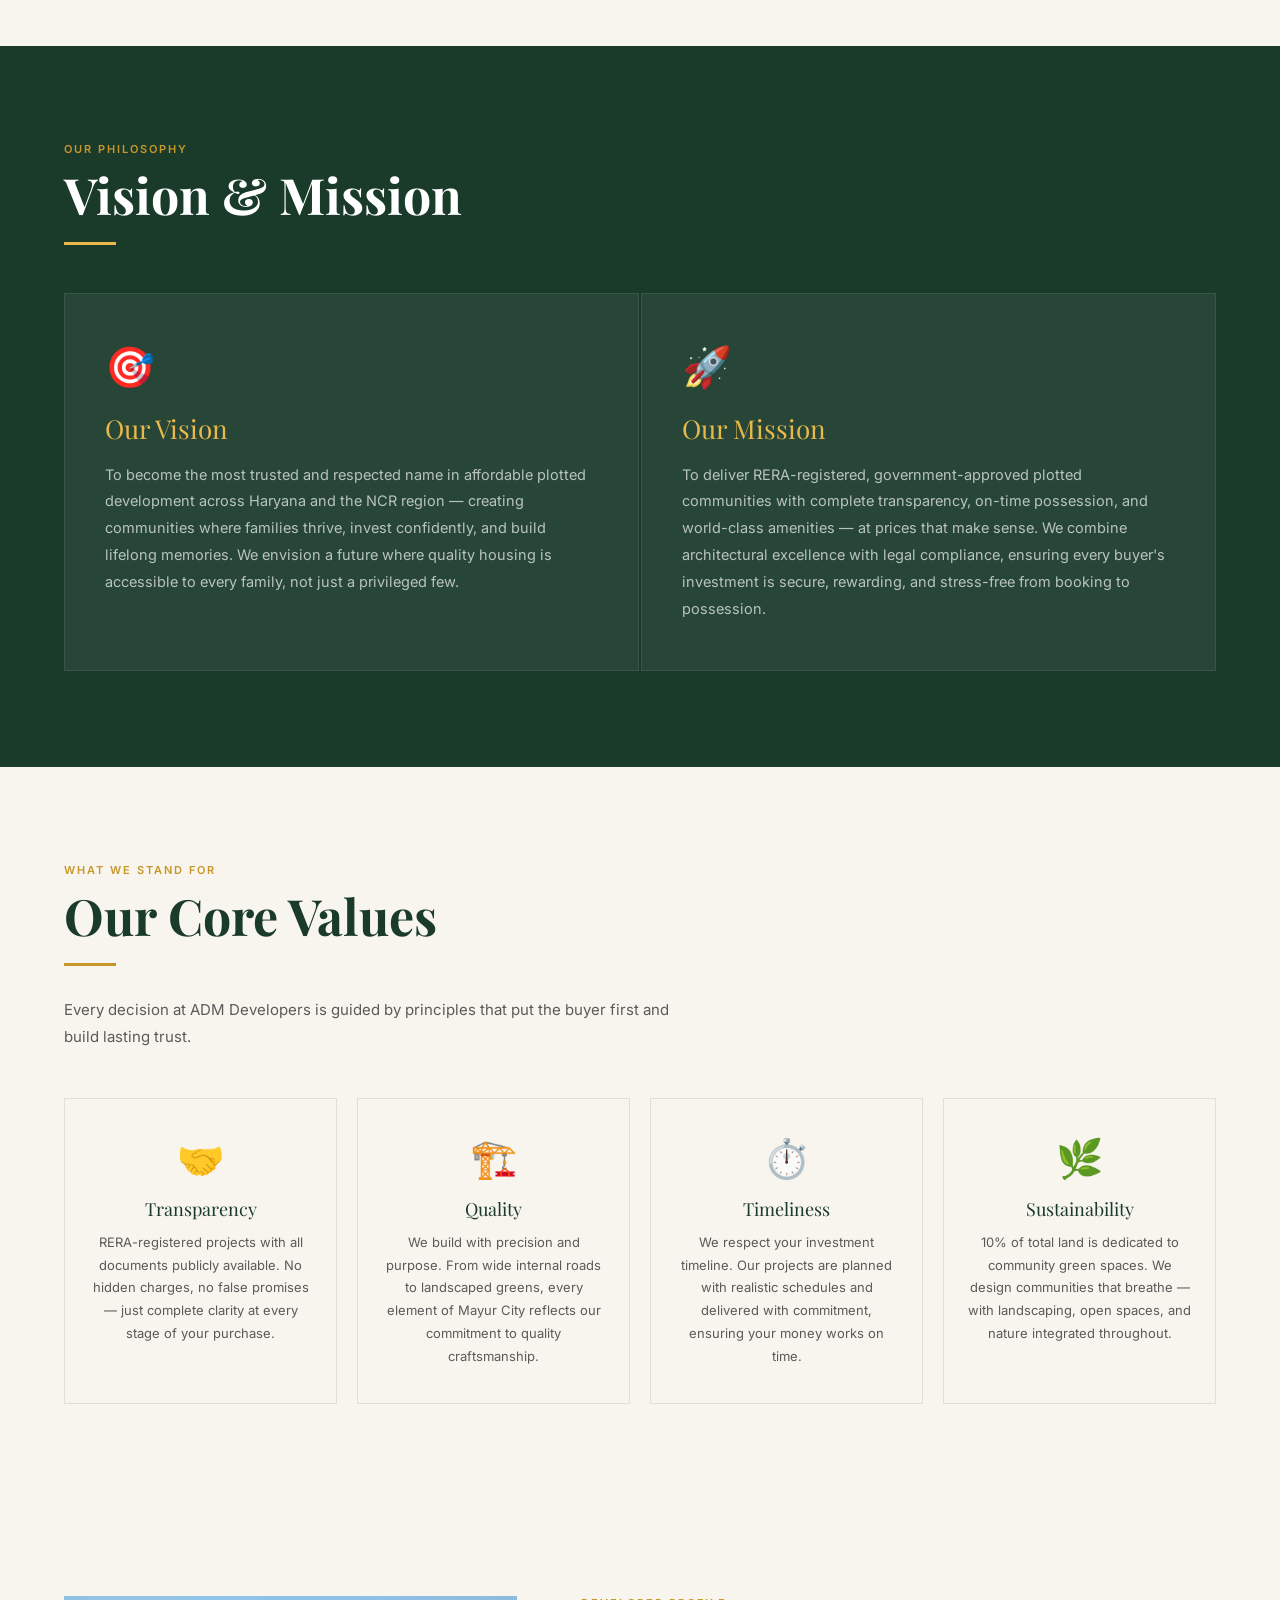
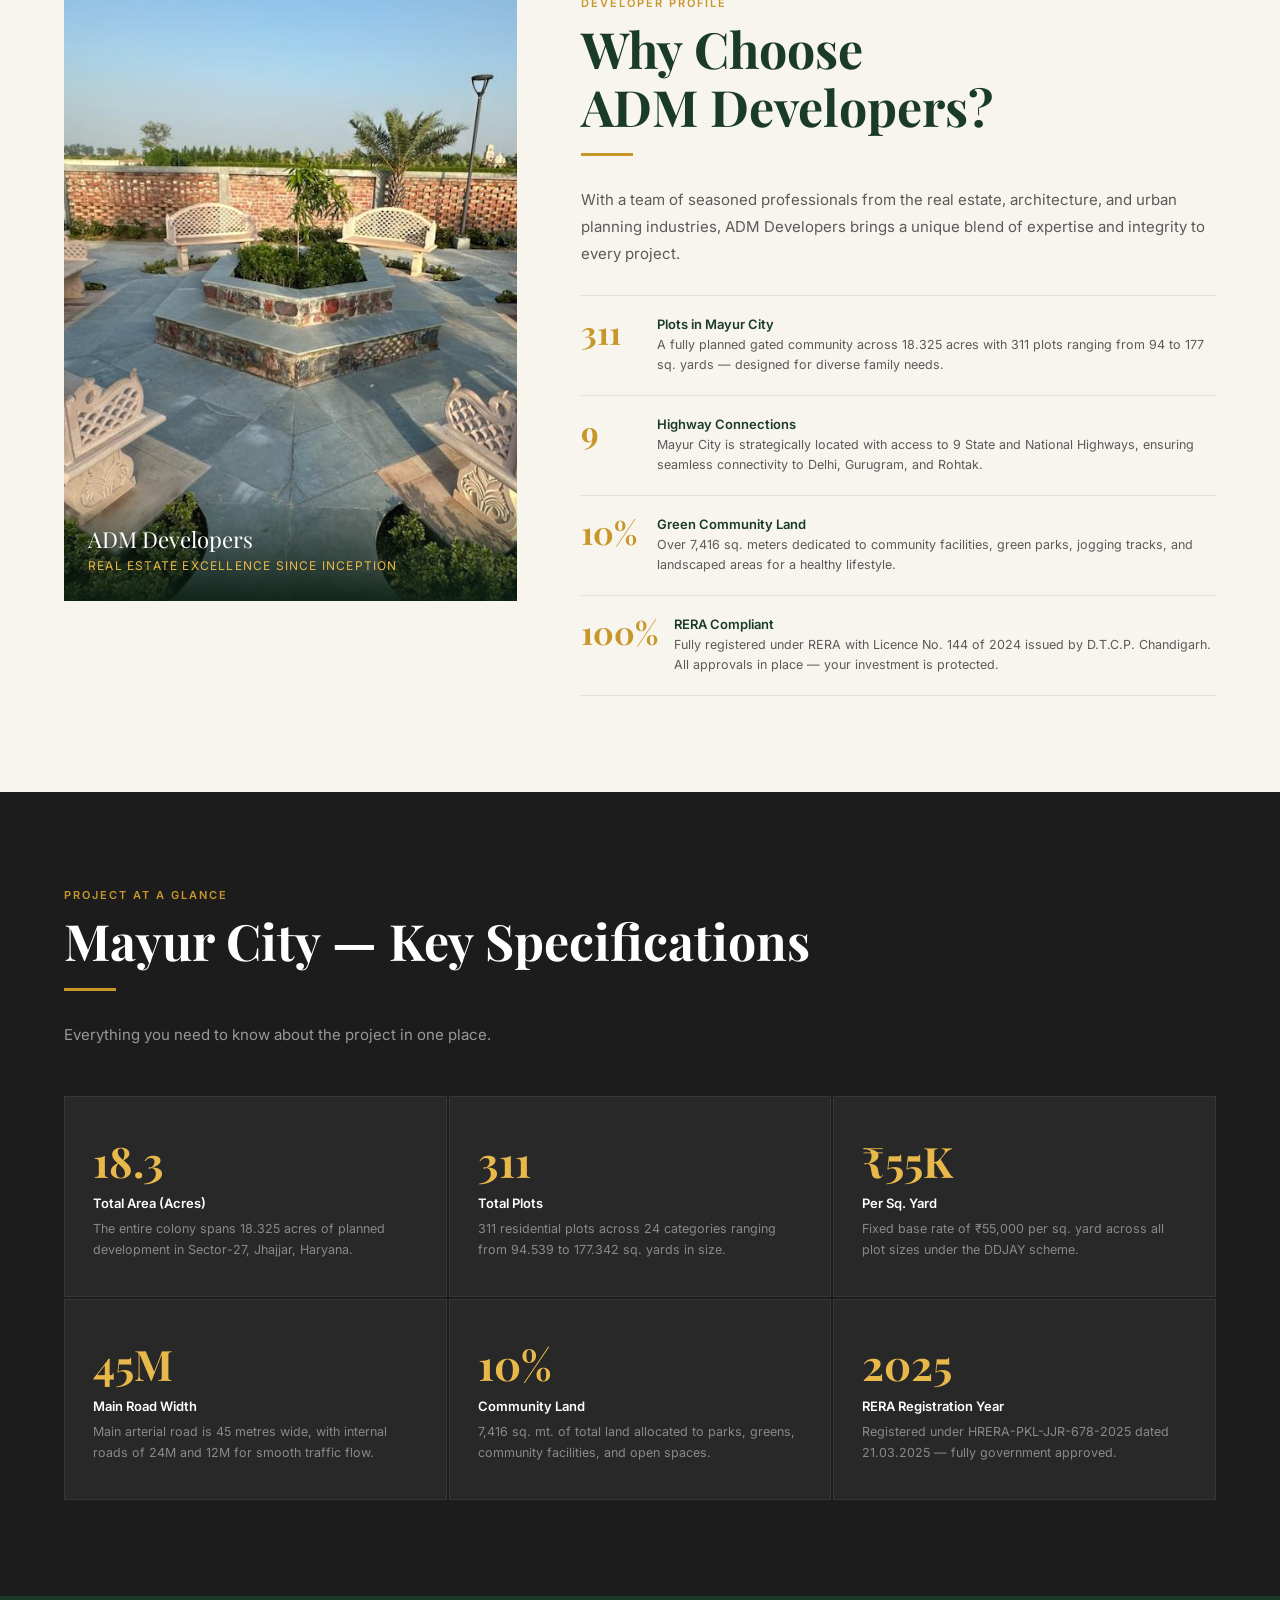
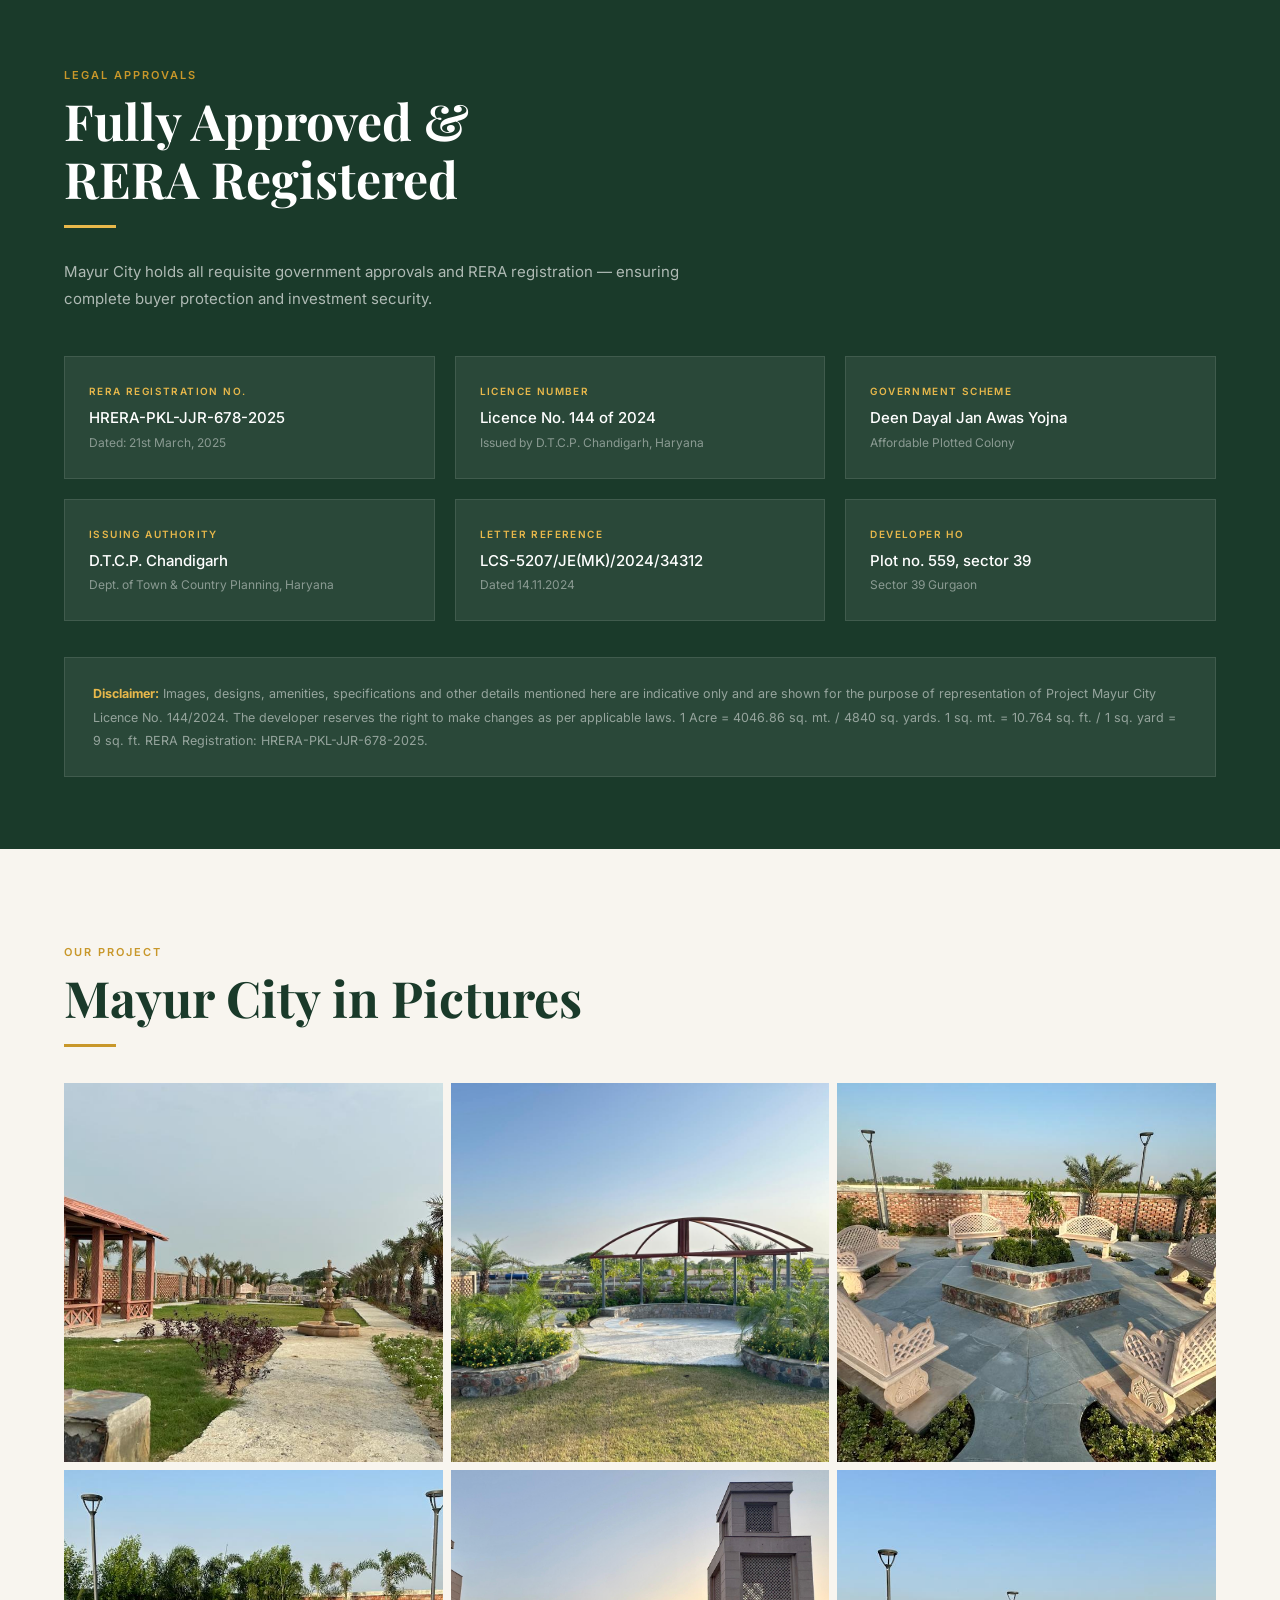
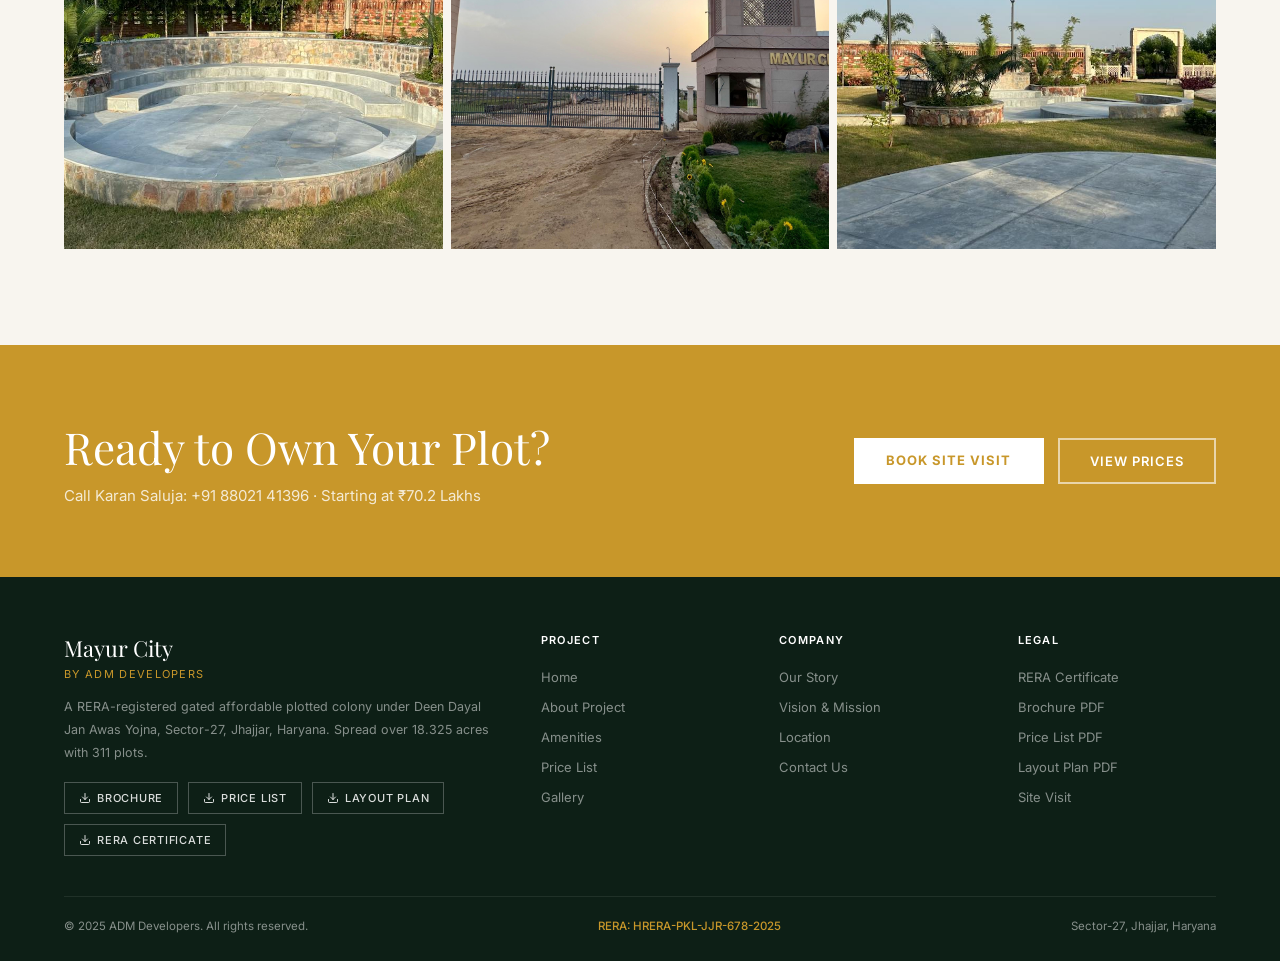
<file: about.html>
<!DOCTYPE html>
<html lang="en">
<head>
  <meta charset="UTF-8"/>
  <meta name="viewport" content="width=device-width, initial-scale=1.0"/>
  <title>About Us – ADM Developers | Mayur City</title>
  <link rel="preconnect" href="https://fonts.googleapis.com"/>
  <link rel="preconnect" href="https://fonts.gstatic.com" crossorigin/>
  <link href="https://fonts.googleapis.com/css2?family=Playfair+Display:ital,wght@0,400;0,600;0,700;1,400&family=Inter:wght@300;400;500;600&display=swap" rel="stylesheet"/>
  <link rel="stylesheet" href="style.css"/>
  <style>
    body { padding-top: var(--nav-h); }

    /* ── PAGE HERO ── */
    .about-hero {
      position: relative; height: 58vh; min-height: 400px;
      display: flex; align-items: center; overflow: hidden;
    }
    .about-hero-bg {
      position: absolute; inset: 0;
      background: url('images/mayur_city2.jpeg') center/cover no-repeat;
    }
    .about-hero-bg::after {
      content:''; position: absolute; inset: 0;
      background: linear-gradient(110deg, rgba(10,30,18,.85) 40%, rgba(10,30,18,.38));
    }
    .about-hero-content { position: relative; z-index: 2; padding: 0 7%; }
    .hero-eyebrow {
      display: inline-flex; align-items: center; gap: 10px;
      font-size: 11px; letter-spacing: .18em; text-transform: uppercase;
      color: var(--gold-l); margin-bottom: 16px;
    }
    .hero-eyebrow::before { content:''; width: 28px; height: 1px; background: var(--gold-l); }
    .hero-h1 {
      font-family: 'Playfair Display', serif;
      font-size: clamp(38px, 6vw, 74px); font-weight: 700;
      color: #fff; line-height: 1.05; margin-bottom: 16px;
    }
    .hero-h1 em { color: var(--gold-l); font-style: italic; }
    .hero-sub { font-size: 15px; color: rgba(255,255,255,.7); max-width: 480px; line-height: 1.75; }
    .breadcrumb {
      position: absolute; bottom: 0; left: 0; right: 0; z-index: 3;
      background: var(--gold); padding: 10px 7%;
      display: flex; gap: 8px; font-size: 12px; font-weight: 500; letter-spacing: .05em;
    }
    .breadcrumb a { color: rgba(255,255,255,.8); }
    .breadcrumb a:hover { color: #fff; }
    .breadcrumb span { color: #fff; }
    .breadcrumb .sep { color: rgba(255,255,255,.5); }

    /* ── WHO WE ARE ── */
    .who-grid { display: grid; grid-template-columns: 1fr 1fr; gap: 72px; align-items: center; }
    .who-imgs { position: relative; padding-bottom: 40px; }
    .who-img-main { width: 100%; aspect-ratio: 4/5; object-fit: cover; box-shadow: 20px 20px 0 var(--gold); }
    .who-img-accent {
      position: absolute; bottom: 0; right: -24px;
      width: 46%; aspect-ratio: 1; object-fit: cover;
      border: 5px solid var(--cream); box-shadow: 0 8px 28px rgba(0,0,0,.18);
    }
    .who-badge {
      position: absolute; top: 32px; left: -20px;
      background: var(--green); color: #fff; padding: 20px 22px; text-align: center;
      box-shadow: 0 8px 24px rgba(0,0,0,.25); z-index: 2;
    }
    .who-badge-num { font-family: 'Playfair Display', serif; font-size: 36px; font-weight: 700; color: var(--gold-l); display: block; }
    .who-badge-label { font-size: 10px; letter-spacing: .12em; text-transform: uppercase; color: rgba(255,255,255,.7); margin-top: 2px; }

    /* ── VISION / MISSION ── */
    .vm-section { background: var(--green); }
    .vm-section .section-title { color: #fff; }
    .vm-section .divider { background: var(--gold-l); }
    .vm-grid { display: grid; grid-template-columns: 1fr 1fr; gap: 2px; margin-top: 48px; }
    .vm-card { background: rgba(255,255,255,.06); border: 1px solid rgba(255,255,255,.08); padding: 48px 40px; }
    .vm-card:hover { background: rgba(255,255,255,.09); }
    .vm-icon { font-size: 40px; margin-bottom: 20px; display: block; }
    .vm-title { font-family: 'Playfair Display', serif; font-size: 26px; color: var(--gold-l); margin-bottom: 16px; }
    .vm-text { font-size: 14.5px; color: rgba(255,255,255,.68); line-height: 1.85; }

    /* ── VALUES ── */
    .values-grid { display: grid; grid-template-columns: repeat(4, 1fr); gap: 20px; margin-top: 48px; }
    .val-card {
      padding: 36px 24px; border: 1px solid var(--light); text-align: center;
      transition: border-color .25s, box-shadow .25s;
    }
    .val-card:hover { border-color: var(--gold); box-shadow: 0 8px 32px rgba(200,151,42,.12); }
    .val-icon { font-size: 38px; margin-bottom: 16px; display: block; }
    .val-title { font-family: 'Playfair Display', serif; font-size: 18px; color: var(--green); margin-bottom: 10px; }
    .val-desc { font-size: 13px; color: var(--mid); line-height: 1.75; }

    /* ── DEVELOPER PROFILE ── */
    .dev-grid { display: grid; grid-template-columns: 1fr 1.4fr; gap: 64px; align-items: start; }
    .dev-img-wrap { position: relative; }
    .dev-img { width: 100%; aspect-ratio: 3/4; object-fit: cover; }
    .dev-img-overlay {
      position: absolute; bottom: 0; left: 0; right: 0;
      background: linear-gradient(to top, rgba(10,30,18,.9), transparent);
      padding: 28px 24px;
    }
    .dev-name { font-family: 'Playfair Display', serif; font-size: 22px; color: #fff; }
    .dev-role { font-size: 12px; letter-spacing: .1em; text-transform: uppercase; color: var(--gold-l); margin-top: 4px; }
    .dev-highlights { margin-top: 28px; }
    .dev-highlight {
      display: flex; align-items: flex-start; gap: 16px;
      padding: 20px 0; border-bottom: 1px solid var(--light);
    }
    .dev-highlight:first-child { border-top: 1px solid var(--light); }
    .dh-num {
      font-family: 'Playfair Display', serif; font-size: 32px; font-weight: 700;
      color: var(--gold); line-height: 1; flex-shrink: 0; min-width: 60px;
    }
    .dh-label { font-size: 13px; font-weight: 600; color: var(--green); margin-bottom: 3px; }
    .dh-desc { font-size: 12.5px; color: var(--mid); line-height: 1.6; }

    /* ── PROJECT SPECS ── */
    .specs-section { background: var(--dark); }
    .specs-section .section-title { color: #fff; }
    .specs-section .section-label { color: var(--gold); }
    .specs-section .divider { background: var(--gold); }
    .specs-grid { display: grid; grid-template-columns: repeat(3, 1fr); gap: 2px; margin-top: 48px; }
    .spec-card { background: rgba(255,255,255,.05); border: 1px solid rgba(255,255,255,.07); padding: 36px 28px; }
    .spec-card:hover { background: rgba(200,151,42,.08); }
    .spec-num { font-family: 'Playfair Display', serif; font-size: 42px; font-weight: 700; color: var(--gold-l); display: block; margin-bottom: 6px; }
    .spec-label { font-size: 13px; font-weight: 600; color: #fff; margin-bottom: 8px; }
    .spec-desc { font-size: 12.5px; color: rgba(255,255,255,.45); line-height: 1.65; }

    /* ── RERA SECTION ── */
    .rera-full {
      background: var(--green); padding: 72px 5%;
    }
    .rera-full .section-title { color: #fff; }
    .rera-full .divider { background: var(--gold-l); }
    .rera-cards { display: grid; grid-template-columns: repeat(3, 1fr); gap: 20px; margin-top: 44px; }
    .rera-card { background: rgba(255,255,255,.07); border: 1px solid rgba(255,255,255,.1); padding: 28px 24px; }
    .rc-label { font-size: 10px; letter-spacing: .14em; text-transform: uppercase; color: var(--gold-l); margin-bottom: 10px; font-weight: 600; }
    .rc-val { font-size: 15px; color: #fff; font-weight: 500; line-height: 1.5; }
    .rc-sub { font-size: 12px; color: rgba(255,255,255,.45); margin-top: 5px; }

    /* ── CTA STRIP ── */
    .cta-strip {
      background: var(--gold); padding: 72px 5%;
      display: flex; align-items: center; justify-content: space-between;
      gap: 32px; flex-wrap: wrap;
    }
    .cta-strip-text { }
    .cta-strip-title { font-family: 'Playfair Display', serif; font-size: clamp(26px,4vw,44px); color: #fff; margin-bottom: 10px; }
    .cta-strip-sub { font-size: 15px; color: rgba(255,255,255,.8); }
    .cta-strip-actions { display: flex; gap: 14px; flex-wrap: wrap; }
    .cta-btn-w {
      background: #fff; color: var(--gold); padding: 14px 32px;
      font-size: 13px; font-weight: 700; letter-spacing: .08em; text-transform: uppercase;
      transition: background .2s, color .2s; display: inline-block;
    }
    .cta-btn-w:hover { background: var(--green); color: #fff; }
    .cta-btn-border {
      border: 2px solid rgba(255,255,255,.6); color: #fff; padding: 13px 30px;
      font-size: 13px; font-weight: 600; letter-spacing: .08em; text-transform: uppercase;
      transition: background .2s; display: inline-block;
    }
    .cta-btn-border:hover { background: rgba(255,255,255,.15); }

    /* ── RESPONSIVE ── */
    @media (max-width: 860px) {
      .who-grid { grid-template-columns: 1fr; gap: 48px; }
      .who-img-accent { display: none; }
      .who-imgs { padding-bottom: 0; }
      .who-badge { display: none; }
      .vm-grid { grid-template-columns: 1fr; }
      .values-grid { grid-template-columns: 1fr 1fr; }
      .dev-grid { grid-template-columns: 1fr; }
      .specs-grid { grid-template-columns: 1fr 1fr; }
      .rera-cards { grid-template-columns: 1fr 1fr; }
    }
    @media (max-width: 520px) {
      .values-grid { grid-template-columns: 1fr; }
      .specs-grid { grid-template-columns: 1fr; }
      .rera-cards { grid-template-columns: 1fr; }
    }
  </style>
</head>
<body>
<!-- NAV injected by nav.js -->

<!-- ── PAGE HERO ── -->
<div class="about-hero">
  <div class="about-hero-bg"></div>
  <div class="about-hero-content">
    <span class="hero-eyebrow">ADM Developers · Jhajjar, Haryana</span>
    <h1 class="hero-h1">Building Dreams,<br><em>Delivering Trust</em></h1>
    <p class="hero-sub">Founded by real estate professionals with years of expertise, ADM Developers brings architecture and precision together in every project.</p>
  </div>
  <div class="breadcrumb">
    <a href="index.html">Home</a>
    <span class="sep">›</span>
    <span>About Us</span>
  </div>
</div>

<!-- ── STATS BAR ── -->
<div class="stats-bar">
  <div class="stat-item"><span class="stat-num">311</span><span class="stat-label">Plots in Mayur City</span></div>
  <div class="stat-item"><span class="stat-num">18.3</span><span class="stat-label">Acres of Land</span></div>
  <div class="stat-item"><span class="stat-num">RERA</span><span class="stat-label">Registered 2025</span></div>
  <div class="stat-item"><span class="stat-num">2024</span><span class="stat-label">Licence Granted</span></div>
  <div class="stat-item"><span class="stat-num">100%</span><span class="stat-label">Transparency</span></div>
</div>

<!-- ── WHO WE ARE ── -->
<section id="who">
  <div class="who-grid">
    <div class="who-imgs">
      <div class="who-badge">
        <span class="who-badge-num">ADM</span>
        <span class="who-badge-label">Developers</span>
      </div>
      <img class="who-img-main" src="images/mayur_city1.jpeg" alt="Mayur City Project" loading="lazy"/>
      <img class="who-img-accent" src="images/mayur_city6.jpeg" alt="ADM Project" loading="lazy"/>
    </div>
    <div>
      <span class="section-label">Who We Are</span>
      <h2 class="section-title">ADM Developers —<br>Excellence in Real Estate</h2>
      <div class="divider"></div>
      <p class="section-desc">ADM Developers is founded by professionals with years of experience in the Real Estate industry. Our expertise lies in providing the best architectural solutions across a wide variety of portfolios — including Commercial, Residential, Industrial, and Farm Houses.</p>
      <p class="section-desc" style="margin-top:14px;">Our experienced team understands the details involved in turning your dream of owning a plot into reality — with Comfort, Creativity, and Originality. Mayur City is a living example of our art and architecture with accuracy and perfection.</p>
      <p class="section-desc" style="margin-top:14px;">Our head office is located at Plot no. 559, Sector 39 Gurgaon — with all original approvals and documents available for inspection.</p>
      <div style="margin-top:32px; display:flex; gap:14px; flex-wrap:wrap;">
        <a href="contact.html" class="btn-primary">Get in Touch</a>
        <a href="index.html#pricing" class="btn-outline-g">View Pricing</a>
      </div>
    </div>
  </div>
</section>

<!-- ── VISION & MISSION ── -->
<section id="vision" class="vm-section">
  <span class="section-label">Our Philosophy</span>
  <h2 class="section-title">Vision & Mission</h2>
  <div class="divider"></div>
  <div class="vm-grid">
    <div class="vm-card">
      <span class="vm-icon">🎯</span>
      <div class="vm-title">Our Vision</div>
      <p class="vm-text">To become the most trusted and respected name in affordable plotted development across Haryana and the NCR region — creating communities where families thrive, invest confidently, and build lifelong memories. We envision a future where quality housing is accessible to every family, not just a privileged few.</p>
    </div>
    <div class="vm-card">
      <span class="vm-icon">🚀</span>
      <div class="vm-title">Our Mission</div>
      <p class="vm-text">To deliver RERA-registered, government-approved plotted communities with complete transparency, on-time possession, and world-class amenities — at prices that make sense. We combine architectural excellence with legal compliance, ensuring every buyer's investment is secure, rewarding, and stress-free from booking to possession.</p>
    </div>
  </div>
</section>

<!-- ── CORE VALUES ── -->
<section id="values">
  <span class="section-label">What We Stand For</span>
  <h2 class="section-title">Our Core Values</h2>
  <div class="divider"></div>
  <p class="section-desc">Every decision at ADM Developers is guided by principles that put the buyer first and build lasting trust.</p>
  <div class="values-grid">
    <div class="val-card">
      <span class="val-icon">🤝</span>
      <div class="val-title">Transparency</div>
      <p class="val-desc">RERA-registered projects with all documents publicly available. No hidden charges, no false promises — just complete clarity at every stage of your purchase.</p>
    </div>
    <div class="val-card">
      <span class="val-icon">🏗️</span>
      <div class="val-title">Quality</div>
      <p class="val-desc">We build with precision and purpose. From wide internal roads to landscaped greens, every element of Mayur City reflects our commitment to quality craftsmanship.</p>
    </div>
    <div class="val-card">
      <span class="val-icon">⏱️</span>
      <div class="val-title">Timeliness</div>
      <p class="val-desc">We respect your investment timeline. Our projects are planned with realistic schedules and delivered with commitment, ensuring your money works on time.</p>
    </div>
    <div class="val-card">
      <span class="val-icon">🌿</span>
      <div class="val-title">Sustainability</div>
      <p class="val-desc">10% of total land is dedicated to community green spaces. We design communities that breathe — with landscaping, open spaces, and nature integrated throughout.</p>
    </div>
  </div>
</section>

<!-- ── DEVELOPER PROFILE ── -->
<section style="background: var(--cream);">
  <div class="dev-grid">
    <div class="dev-img-wrap">
      <img class="dev-img" src="images/mayur_city3.jpeg" alt="ADM Developers Project" loading="lazy"/>
      <div class="dev-img-overlay">
        <div class="dev-name">ADM Developers</div>
        <div class="dev-role">Real Estate Excellence Since Inception</div>
      </div>
    </div>
    <div>
      <span class="section-label">Developer Profile</span>
      <h2 class="section-title">Why Choose<br>ADM Developers?</h2>
      <div class="divider"></div>
      <p class="section-desc">With a team of seasoned professionals from the real estate, architecture, and urban planning industries, ADM Developers brings a unique blend of expertise and integrity to every project.</p>
      <div class="dev-highlights">
        <div class="dev-highlight">
          <div class="dh-num">311</div>
          <div>
            <div class="dh-label">Plots in Mayur City</div>
            <div class="dh-desc">A fully planned gated community across 18.325 acres with 311 plots ranging from 94 to 177 sq. yards — designed for diverse family needs.</div>
          </div>
        </div>
        <div class="dev-highlight">
          <div class="dh-num">9</div>
          <div>
            <div class="dh-label">Highway Connections</div>
            <div class="dh-desc">Mayur City is strategically located with access to 9 State and National Highways, ensuring seamless connectivity to Delhi, Gurugram, and Rohtak.</div>
          </div>
        </div>
        <div class="dev-highlight">
          <div class="dh-num">10%</div>
          <div>
            <div class="dh-label">Green Community Land</div>
            <div class="dh-desc">Over 7,416 sq. meters dedicated to community facilities, green parks, jogging tracks, and landscaped areas for a healthy lifestyle.</div>
          </div>
        </div>
        <div class="dev-highlight">
          <div class="dh-num">100%</div>
          <div>
            <div class="dh-label">RERA Compliant</div>
            <div class="dh-desc">Fully registered under RERA with Licence No. 144 of 2024 issued by D.T.C.P. Chandigarh. All approvals in place — your investment is protected.</div>
          </div>
        </div>
      </div>
    </div>
  </div>
</section>

<!-- ── PROJECT SPECIFICATIONS ── -->
<section class="specs-section">
  <span class="section-label">Project at a Glance</span>
  <h2 class="section-title">Mayur City — Key Specifications</h2>
  <div class="divider"></div>
  <p class="section-desc" style="color:rgba(255,255,255,.55);">Everything you need to know about the project in one place.</p>
  <div class="specs-grid">
    <div class="spec-card">
      <span class="spec-num">18.3</span>
      <div class="spec-label">Total Area (Acres)</div>
      <div class="spec-desc">The entire colony spans 18.325 acres of planned development in Sector-27, Jhajjar, Haryana.</div>
    </div>
    <div class="spec-card">
      <span class="spec-num">311</span>
      <div class="spec-label">Total Plots</div>
      <div class="spec-desc">311 residential plots across 24 categories ranging from 94.539 to 177.342 sq. yards in size.</div>
    </div>
    <div class="spec-card">
      <span class="spec-num">₹55K</span>
      <div class="spec-label">Per Sq. Yard</div>
      <div class="spec-desc">Fixed base rate of ₹55,000 per sq. yard across all plot sizes under the DDJAY scheme.</div>
    </div>
    <div class="spec-card">
      <span class="spec-num">45M</span>
      <div class="spec-label">Main Road Width</div>
      <div class="spec-desc">Main arterial road is 45 metres wide, with internal roads of 24M and 12M for smooth traffic flow.</div>
    </div>
    <div class="spec-card">
      <span class="spec-num">10%</span>
      <div class="spec-label">Community Land</div>
      <div class="spec-desc">7,416 sq. mt. of total land allocated to parks, greens, community facilities, and open spaces.</div>
    </div>
    <div class="spec-card">
      <span class="spec-num">2025</span>
      <div class="spec-label">RERA Registration Year</div>
      <div class="spec-desc">Registered under HRERA-PKL-JJR-678-2025 dated 21.03.2025 — fully government approved.</div>
    </div>
  </div>
</section>

<!-- ── RERA & LEGAL ── -->
<section class="rera-full">
  <span class="section-label">Legal Approvals</span>
  <h2 class="section-title">Fully Approved &<br>RERA Registered</h2>
  <div class="divider"></div>
  <p class="section-desc" style="color:rgba(255,255,255,.65);">Mayur City holds all requisite government approvals and RERA registration — ensuring complete buyer protection and investment security.</p>
  <div class="rera-cards">
    <div class="rera-card">
      <div class="rc-label">RERA Registration No.</div>
      <div class="rc-val">HRERA-PKL-JJR-678-2025</div>
      <div class="rc-sub">Dated: 21st March, 2025</div>
    </div>
    <div class="rera-card">
      <div class="rc-label">Licence Number</div>
      <div class="rc-val">Licence No. 144 of 2024</div>
      <div class="rc-sub">Issued by D.T.C.P. Chandigarh, Haryana</div>
    </div>
    <div class="rera-card">
      <div class="rc-label">Government Scheme</div>
      <div class="rc-val">Deen Dayal Jan Awas Yojna</div>
      <div class="rc-sub">Affordable Plotted Colony</div>
    </div>
    <div class="rera-card">
      <div class="rc-label">Issuing Authority</div>
      <div class="rc-val">D.T.C.P. Chandigarh</div>
      <div class="rc-sub">Dept. of Town & Country Planning, Haryana</div>
    </div>
    <div class="rera-card">
      <div class="rc-label">Letter Reference</div>
      <div class="rc-val">LCS-5207/JE(MK)/2024/34312</div>
      <div class="rc-sub">Dated 14.11.2024</div>
    </div>
    <div class="rera-card">
      <div class="rc-label">Developer HO</div>
      <div class="rc-val">Plot no. 559, sector 39</div>
      <div class="rc-sub"> Sector 39 Gurgaon</div>
    </div>
  </div>

  <div style="margin-top:36px; background:rgba(255,255,255,.07); border:1px solid rgba(255,255,255,.1); padding:24px 28px;">
    <p style="font-size:12.5px; color:rgba(255,255,255,.5); line-height:1.85;">
      <strong style="color:var(--gold-l);">Disclaimer:</strong> Images, designs, amenities, specifications and other details mentioned here are indicative only and are shown for the purpose of representation of Project Mayur City Licence No. 144/2024. The developer reserves the right to make changes as per applicable laws. 1 Acre = 4046.86 sq. mt. / 4840 sq. yards. 1 sq. mt. = 10.764 sq. ft. / 1 sq. yard = 9 sq. ft. RERA Registration: HRERA-PKL-JJR-678-2025.
    </p>
  </div>
</section>

<!-- ── PROJECT GALLERY ── -->
<section>
  <span class="section-label">Our Project</span>
  <h2 class="section-title">Mayur City in Pictures</h2>
  <div class="divider"></div>
  <div style="display:grid; grid-template-columns:repeat(3,1fr); gap:8px; margin-top:36px;">
    <div style="overflow:hidden; aspect-ratio:1;">
      <img src="images/mayur_city1.jpeg" alt="Mayur City 1" style="width:100%;height:100%;object-fit:cover;transition:transform .5s;" onmouseover="this.style.transform='scale(1.05)'" onmouseout="this.style.transform='scale(1)'" loading="lazy"/>
    </div>
    <div style="overflow:hidden; aspect-ratio:1;">
      <img src="images/mayur_city2.jpeg" alt="Mayur City 2" style="width:100%;height:100%;object-fit:cover;transition:transform .5s;" onmouseover="this.style.transform='scale(1.05)'" onmouseout="this.style.transform='scale(1)'" loading="lazy"/>
    </div>
    <div style="overflow:hidden; aspect-ratio:1;">
      <img src="images/mayur_city3.jpeg" alt="Mayur City 3" style="width:100%;height:100%;object-fit:cover;transition:transform .5s;" onmouseover="this.style.transform='scale(1.05)'" onmouseout="this.style.transform='scale(1)'" loading="lazy"/>
    </div>
    <div style="overflow:hidden; aspect-ratio:1;">
      <img src="images/mayur_city4.jpeg" alt="Mayur City 4" style="width:100%;height:100%;object-fit:cover;transition:transform .5s;" onmouseover="this.style.transform='scale(1.05)'" onmouseout="this.style.transform='scale(1)'" loading="lazy"/>
    </div>
    <div style="overflow:hidden; aspect-ratio:1;">
      <img src="images/mayur_city5.jpeg" alt="Mayur City 5" style="width:100%;height:100%;object-fit:cover;transition:transform .5s;" onmouseover="this.style.transform='scale(1.05)'" onmouseout="this.style.transform='scale(1)'" loading="lazy"/>
    </div>
    <div style="overflow:hidden; aspect-ratio:1;">
      <img src="images/mayur_city6.jpeg" alt="Mayur City 6" style="width:100%;height:100%;object-fit:cover;transition:transform .5s;" onmouseover="this.style.transform='scale(1.05)'" onmouseout="this.style.transform='scale(1)'" loading="lazy"/>
    </div>
  </div>
</section>

<!-- ── CTA STRIP ── -->
<div class="cta-strip">
  <div class="cta-strip-text">
    <div class="cta-strip-title">Ready to Own Your Plot?</div>
    <div class="cta-strip-sub">Call Karan Saluja: +91 88021 41396 · Starting at ₹70.2 Lakhs</div>
  </div>
  <div class="cta-strip-actions">
    <a href="contact.html" class="cta-btn-w">Book Site Visit</a>
    <a href="index.html#pricing" class="cta-btn-border">View Prices</a>
  </div>
</div>

<!-- FOOTER injected by nav.js -->
<script src="nav.js"></script>
</body>
</html>
</file>
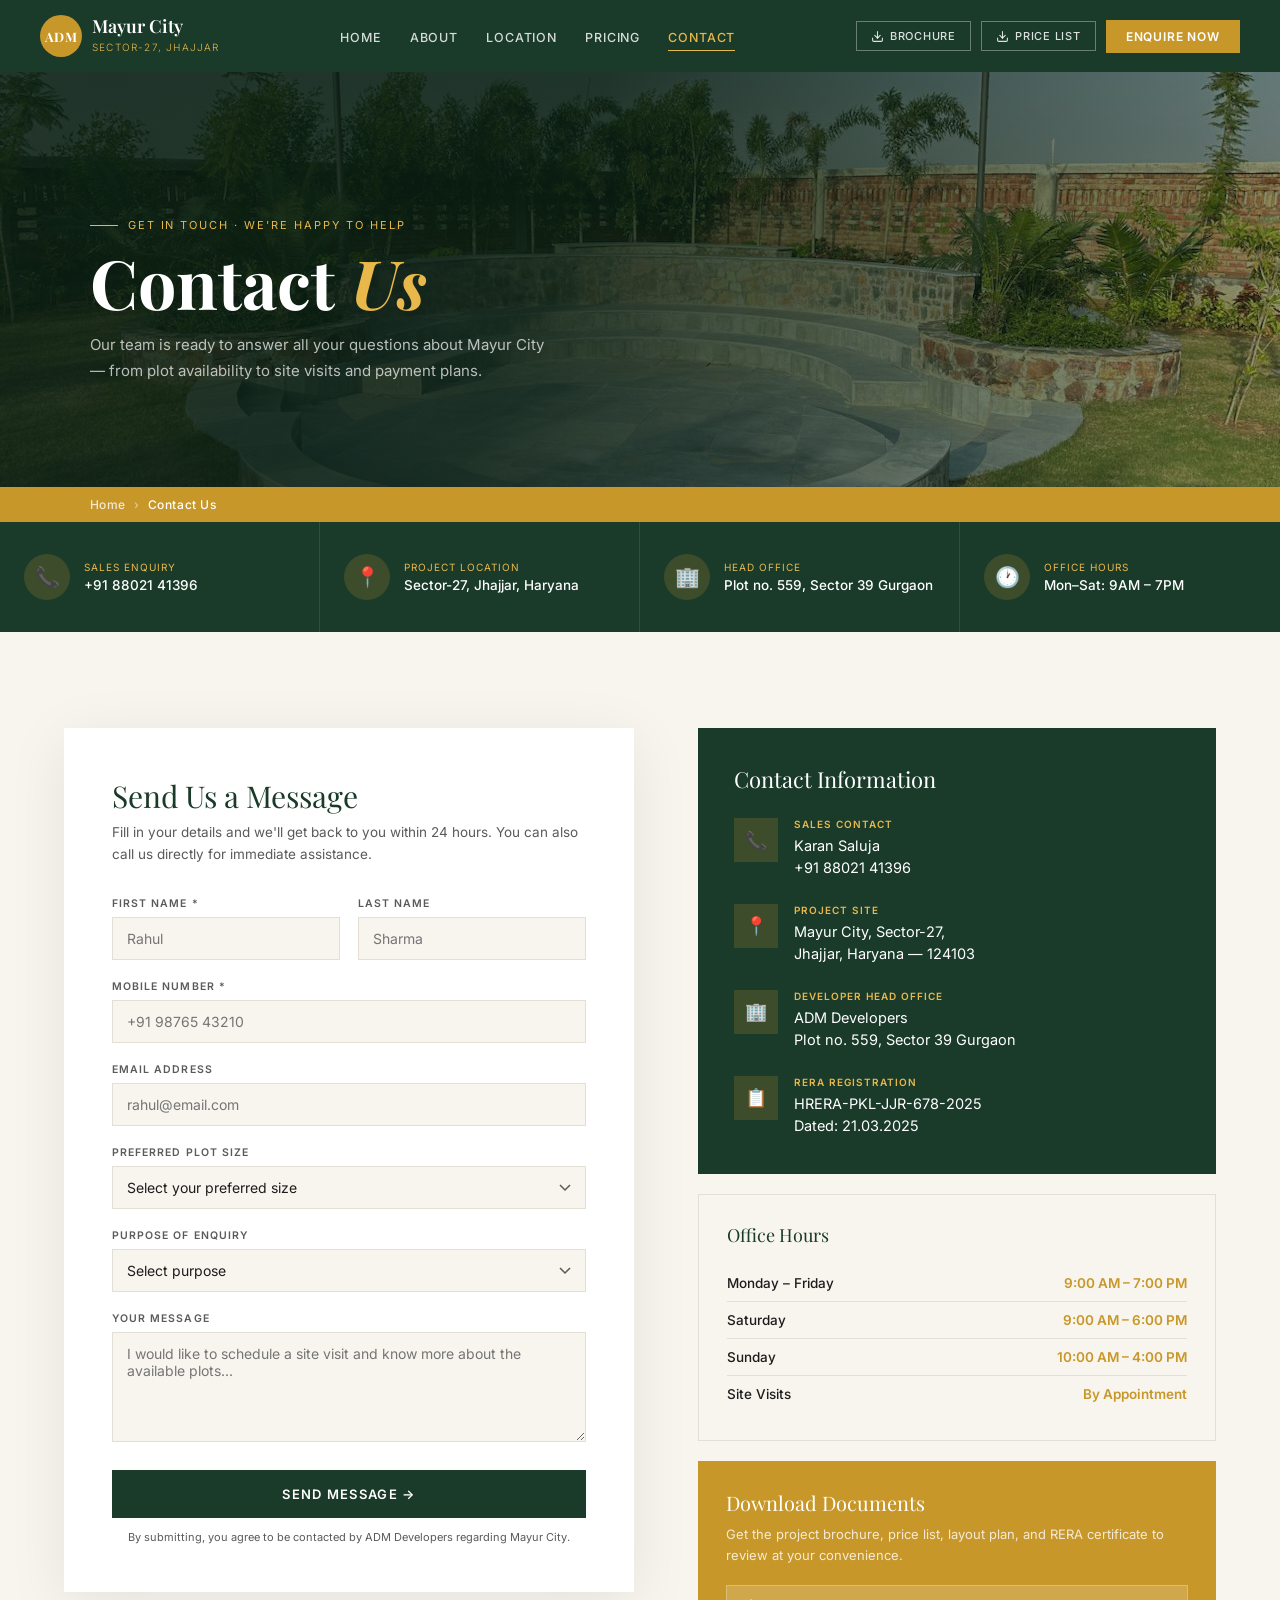
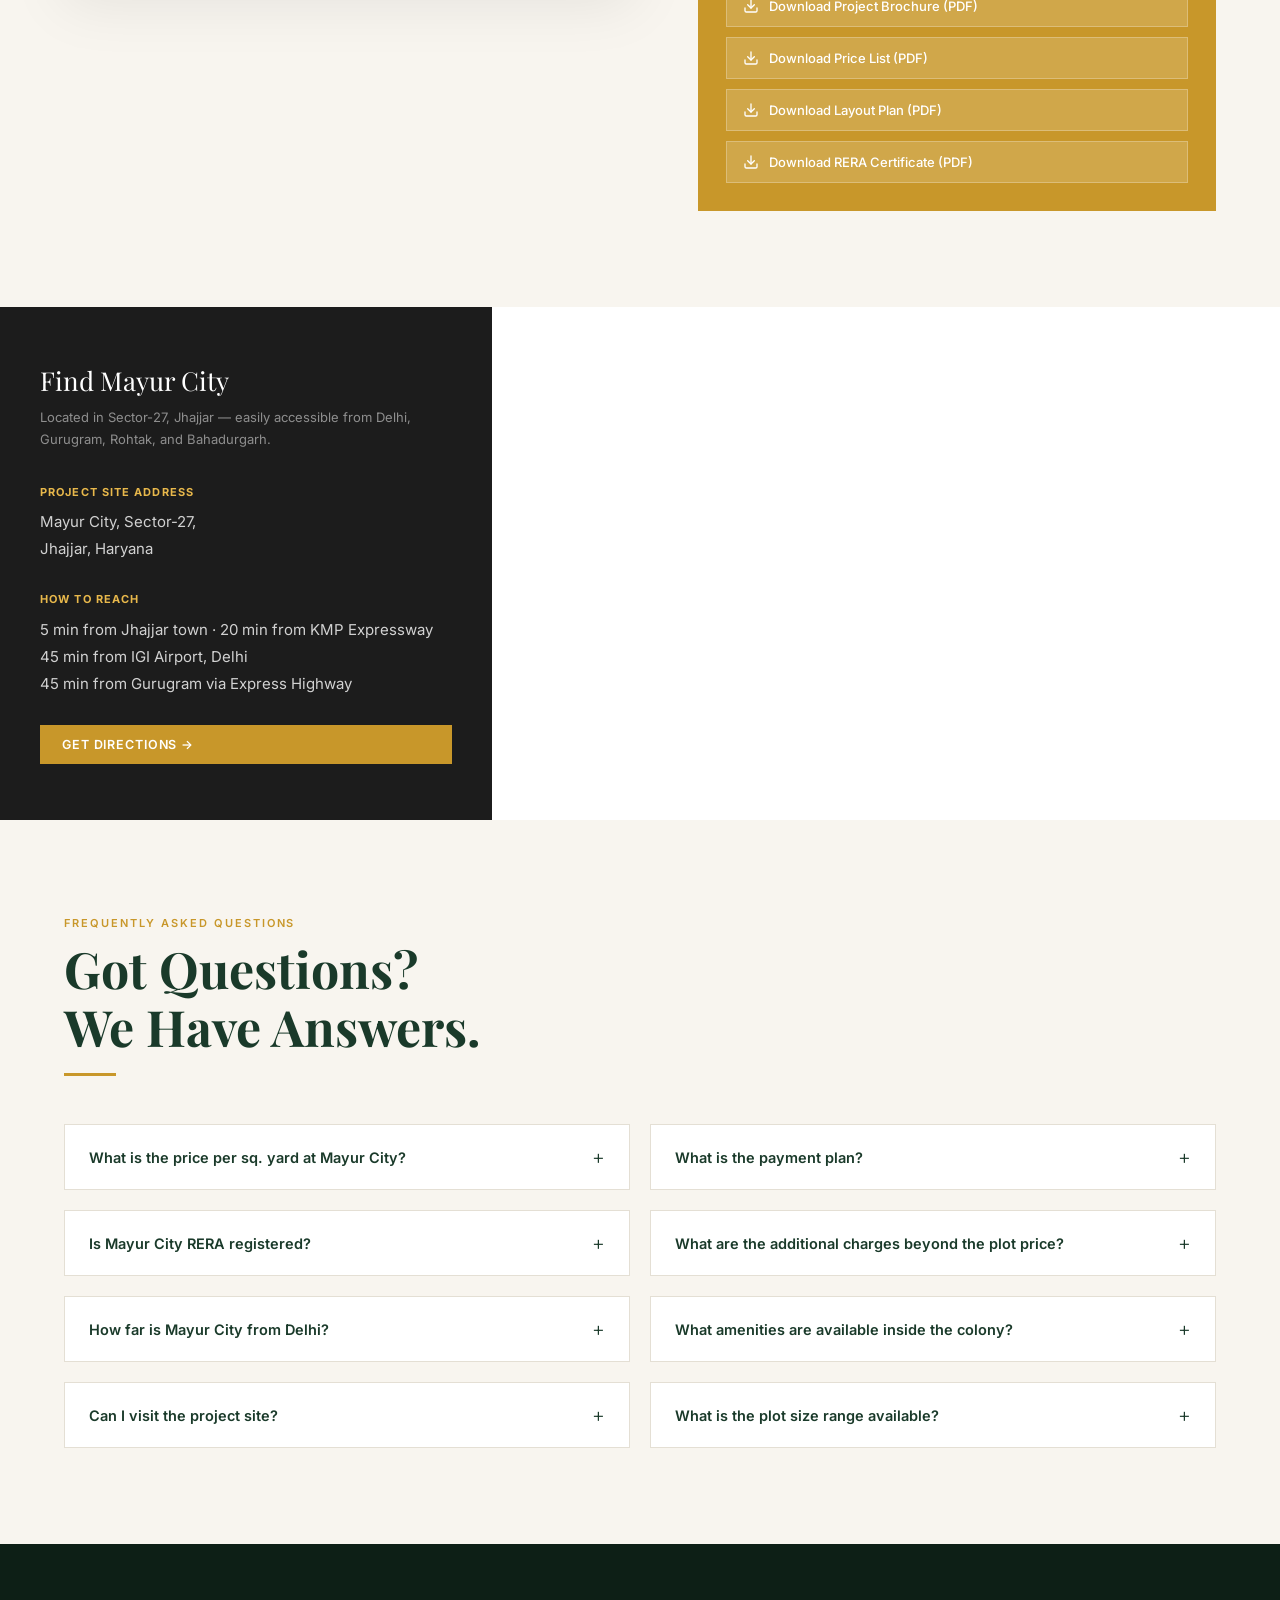
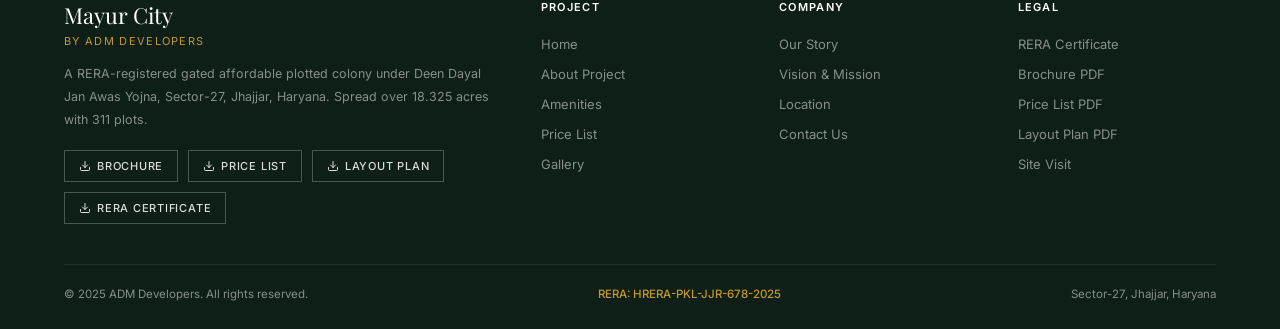
<file: contact.html>
<!DOCTYPE html>
<html lang="en">
<head>
  <meta charset="UTF-8"/>
  <meta name="viewport" content="width=device-width, initial-scale=1.0"/>
  <title>Contact Us – Mayur City | ADM Developers</title>
  <link rel="preconnect" href="https://fonts.googleapis.com"/>
  <link rel="preconnect" href="https://fonts.gstatic.com" crossorigin/>
  <link href="https://fonts.googleapis.com/css2?family=Playfair+Display:ital,wght@0,400;0,600;0,700;1,400&family=Inter:wght@300;400;500;600&display=swap" rel="stylesheet"/>
  <link rel="stylesheet" href="style.css"/>
  <style>
    body { padding-top: var(--nav-h); }

    /* ── PAGE HERO ── */
    .contact-hero {
      position: relative; height: 50vh; min-height: 360px;
      display: flex; align-items: center; overflow: hidden;
    }
    .contact-hero-bg {
      position: absolute; inset: 0;
      background: url('images/mayur_city4.jpeg') center/cover no-repeat;
    }
    .contact-hero-bg::after {
      content:''; position: absolute; inset: 0;
      background: linear-gradient(110deg, rgba(10,30,18,.88) 42%, rgba(10,30,18,.4));
    }
    .ch-content { position: relative; z-index: 2; padding: 0 7%; }
    .hero-eyebrow {
      display: inline-flex; align-items: center; gap: 10px;
      font-size: 11px; letter-spacing: .18em; text-transform: uppercase;
      color: var(--gold-l); margin-bottom: 14px;
    }
    .hero-eyebrow::before { content:''; width: 28px; height: 1px; background: var(--gold-l); }
    .ch-title {
      font-family: 'Playfair Display', serif;
      font-size: clamp(36px, 6vw, 68px); font-weight: 700;
      color: #fff; line-height: 1.05; margin-bottom: 14px;
    }
    .ch-title em { color: var(--gold-l); font-style: italic; }
    .ch-sub { font-size: 15px; color: rgba(255,255,255,.7); max-width: 460px; line-height: 1.75; }
    .breadcrumb {
      position: absolute; bottom: 0; left: 0; right: 0; z-index: 3;
      background: var(--gold); padding: 10px 7%;
      display: flex; gap: 8px; font-size: 12px; font-weight: 500; letter-spacing: .05em;
    }
    .breadcrumb a { color: rgba(255,255,255,.8); }
    .breadcrumb a:hover { color: #fff; }
    .breadcrumb span { color: #fff; }
    .breadcrumb .sep { color: rgba(255,255,255,.5); }

    /* ── QUICK INFO STRIP ── */
    .quick-strip {
      background: var(--green);
      display: grid; grid-template-columns: repeat(4, 1fr);
    }
    .qs-item {
      padding: 32px 24px; display: flex; align-items: center; gap: 14px;
      border-right: 1px solid rgba(255,255,255,.1);
    }
    .qs-item:last-child { border-right: none; }
    .qs-icon {
      width: 46px; height: 46px; background: rgba(200,151,42,.2);
      border-radius: 50%; display: flex; align-items: center; justify-content: center;
      font-size: 20px; flex-shrink: 0;
    }
    .qs-label { font-size: 10px; letter-spacing: .1em; text-transform: uppercase; color: var(--gold-l); margin-bottom: 4px; }
    .qs-val { font-size: 13.5px; color: #fff; font-weight: 500; }
    .qs-val a { color: #fff; }
    .qs-val a:hover { color: var(--gold-l); }

    /* ── MAIN CONTACT ── */
    .contact-main { padding: 96px 5%; }
    .contact-grid { display: grid; grid-template-columns: 1.1fr 1fr; gap: 64px; align-items: start; }

    /* Form */
    .contact-form-wrap {
      background: #fff; padding: 48px;
      box-shadow: 0 12px 56px rgba(0,0,0,.08);
    }
    .cf-title { font-family: 'Playfair Display', serif; font-size: 30px; color: var(--green); margin-bottom: 6px; }
    .cf-sub { font-size: 13.5px; color: var(--mid); margin-bottom: 32px; line-height: 1.6; }

    .form-row { display: grid; grid-template-columns: 1fr 1fr; gap: 18px; }
    .form-group { margin-bottom: 20px; }
    .form-group label {
      display: block; font-size: 10.5px; font-weight: 600;
      letter-spacing: .1em; text-transform: uppercase; color: var(--mid); margin-bottom: 7px;
    }
    .form-group input,
    .form-group select,
    .form-group textarea {
      width: 100%; border: 1.5px solid var(--light);
      padding: 12px 14px; font-family: 'Inter', sans-serif;
      font-size: 14px; color: var(--dark); background: var(--cream);
      outline: none; transition: border-color .2s;
      -webkit-appearance: none; appearance: none;
    }
    .form-group input:focus,
    .form-group select:focus,
    .form-group textarea:focus { border-color: var(--gold); background: #fff; }
    .form-group textarea { height: 110px; resize: vertical; }
    .form-group select { background-image: url("data:image/svg+xml,%3Csvg xmlns='http://www.w3.org/2000/svg' width='12' height='8' viewBox='0 0 12 8'%3E%3Cpath d='M1 1l5 5 5-5' stroke='%235A5A5A' stroke-width='1.5' fill='none'/%3E%3C/svg%3E"); background-repeat: no-repeat; background-position: right 14px center; padding-right: 36px; }
    .form-submit {
      width: 100%; background: var(--green); color: #fff; border: none;
      padding: 16px; font-family: 'Inter', sans-serif; font-size: 13px;
      font-weight: 600; letter-spacing: .1em; text-transform: uppercase;
      cursor: pointer; transition: background .2s; margin-top: 4px;
    }
    .form-submit:hover { background: var(--gold); }
    .form-success {
      display: none; background: #d4edda; border: 1px solid #c3e6cb;
      color: #155724; padding: 16px 20px; margin-top: 16px;
      font-size: 14px; line-height: 1.6;
    }
    .form-note { font-size: 11px; color: var(--mid); margin-top: 12px; text-align: center; }

    /* Info panel */
    .contact-info-panel { }
    .ci-card {
      background: var(--green); padding: 36px; margin-bottom: 20px;
    }
    .ci-card-title { font-family: 'Playfair Display', serif; font-size: 22px; color: #fff; margin-bottom: 24px; }
    .ci-item { display: flex; gap: 16px; margin-bottom: 24px; align-items: flex-start; }
    .ci-item:last-child { margin-bottom: 0; }
    .ci-icon {
      width: 44px; height: 44px; background: rgba(200,151,42,.2);
      display: flex; align-items: center; justify-content: center;
      font-size: 18px; flex-shrink: 0;
    }
    .ci-label { font-size: 10px; letter-spacing: .1em; text-transform: uppercase; color: var(--gold-l); margin-bottom: 5px; font-weight: 600; }
    .ci-val { font-size: 14.5px; color: #fff; line-height: 1.55; }
    .ci-val a { color: #fff; transition: color .2s; }
    .ci-val a:hover { color: var(--gold-l); }

    /* Hours card */
    .hours-card { background: var(--cream); border: 1px solid var(--light); padding: 28px; margin-bottom: 20px; }
    .hc-title { font-family: 'Playfair Display', serif; font-size: 18px; color: var(--green); margin-bottom: 18px; }
    .hour-row { display: flex; justify-content: space-between; align-items: center; padding: 10px 0; border-bottom: 1px solid var(--light); font-size: 13.5px; }
    .hour-row:last-child { border-bottom: none; }
    .hour-day { color: var(--dark); font-weight: 500; }
    .hour-time { color: var(--gold); font-weight: 600; }

    /* Download card */
    .dl-card { background: var(--gold); padding: 28px; }
    .dc-title { font-family: 'Playfair Display', serif; font-size: 20px; color: #fff; margin-bottom: 8px; }
    .dc-sub { font-size: 13px; color: rgba(255,255,255,.8); margin-bottom: 20px; line-height: 1.6; }
    .dc-btns { display: flex; flex-direction: column; gap: 10px; }
    .dc-btn {
      display: flex; align-items: center; gap: 10px;
      background: rgba(255,255,255,.15); color: #fff; padding: 12px 16px;
      font-size: 13px; font-weight: 500; transition: background .2s; border: 1px solid rgba(255,255,255,.25);
    }
    .dc-btn:hover { background: rgba(255,255,255,.28); }
    .dc-btn svg { width: 16px; height: 16px; flex-shrink: 0; }

    /* ── MAP SECTION ── */
    .map-section { background: #fff; }
    .map-inner { display: grid; grid-template-columns: 1fr 1.6fr; gap: 0; min-height: 480px; }
    .map-info { background: var(--dark); padding: 56px 40px; display: flex; flex-direction: column; justify-content: center; }
    .mi-title { font-family: 'Playfair Display', serif; font-size: 26px; color: #fff; margin-bottom: 8px; }
    .mi-sub { font-size: 13px; color: rgba(255,255,255,.5); margin-bottom: 32px; line-height: 1.7; }
    .mi-address { font-size: 15px; color: rgba(255,255,255,.8); line-height: 1.8; margin-bottom: 28px; }
    .mi-address strong { color: var(--gold-l); display: block; margin-bottom: 6px; font-size: 11px; letter-spacing: .1em; text-transform: uppercase; }
    .mi-directions {
      display: inline-flex; align-items: center; gap: 8px;
      background: var(--gold); color: #fff; padding: 12px 22px;
      font-size: 12.5px; font-weight: 600; letter-spacing: .07em; text-transform: uppercase;
      transition: background .2s;
    }
    .mi-directions:hover { background: var(--gold-l); }
    .map-embed iframe { width: 100%; height: 100%; border: 0; display: block; min-height: 420px; }

    /* ── FAQ ── */
    .faq-section { background: var(--cream); }
    .faq-grid { display: grid; grid-template-columns: 1fr 1fr; gap: 20px; margin-top: 48px; }
    .faq-item { background: #fff; border: 1px solid var(--light); }
    .faq-q {
      width: 100%; background: none; border: none; padding: 20px 24px;
      display: flex; align-items: center; justify-content: space-between;
      font-family: 'Inter', sans-serif; font-size: 14.5px; font-weight: 600;
      color: var(--green); cursor: pointer; text-align: left; gap: 12px;
    }
    .faq-q:hover { color: var(--gold); }
    .faq-icon { font-size: 20px; flex-shrink: 0; transition: transform .3s; font-weight: 300; }
    .faq-a {
      max-height: 0; overflow: hidden; transition: max-height .35s ease;
      padding: 0 24px; font-size: 13.5px; color: var(--mid); line-height: 1.75;
    }
    .faq-item.open .faq-a { max-height: 300px; padding: 0 24px 20px; }
    .faq-item.open .faq-icon { transform: rotate(45deg); }

    /* ── RESPONSIVE ── */
    @media (max-width: 1024px) {
      .quick-strip { grid-template-columns: repeat(2, 1fr); }
      .qs-item:nth-child(2) { border-right: none; }
      .qs-item:nth-child(3) { border-right: 1px solid rgba(255,255,255,.1); }
    }
    @media (max-width: 860px) {
      .contact-grid { grid-template-columns: 1fr; }
      .contact-form-wrap { padding: 28px; }
      .form-row { grid-template-columns: 1fr; }
      .map-inner { grid-template-columns: 1fr; }
      .map-info { padding: 36px 28px; }
      .faq-grid { grid-template-columns: 1fr; }
      .quick-strip { grid-template-columns: 1fr 1fr; }
    }
    @media (max-width: 520px) {
      .quick-strip { grid-template-columns: 1fr; }
      .qs-item { border-right: none; border-bottom: 1px solid rgba(255,255,255,.1); }
    }
  </style>
</head>
<body>
<!-- NAV injected by nav.js -->

<!-- ── PAGE HERO ── -->
<div class="contact-hero">
  <div class="contact-hero-bg"></div>
  <div class="ch-content">
    <span class="hero-eyebrow">Get In Touch · We're Happy to Help</span>
    <h1 class="ch-title">Contact <em>Us</em></h1>
    <p class="ch-sub">Our team is ready to answer all your questions about Mayur City — from plot availability to site visits and payment plans.</p>
  </div>
  <div class="breadcrumb">
    <a href="index.html">Home</a>
    <span class="sep">›</span>
    <span>Contact Us</span>
  </div>
</div>

<!-- ── QUICK INFO STRIP ── -->
<div class="quick-strip">
  <div class="qs-item">
    <div class="qs-icon">📞</div>
    <div>
      <div class="qs-label">Sales Enquiry</div>
      <div class="qs-val"><a href="tel:+918802141396">+91 88021 41396</a></div>
    </div>
  </div>
  <div class="qs-item">
    <div class="qs-icon">📍</div>
    <div>
      <div class="qs-label">Project Location</div>
      <div class="qs-val">Sector-27, Jhajjar, Haryana</div>
    </div>
  </div>
  <div class="qs-item">
    <div class="qs-icon">🏢</div>
    <div>
      <div class="qs-label">Head Office</div>
      <div class="qs-val">Plot no. 559, Sector 39 Gurgaon</div>
    </div>
  </div>
  <div class="qs-item">
    <div class="qs-icon">🕐</div>
    <div>
      <div class="qs-label">Office Hours</div>
      <div class="qs-val">Mon–Sat: 9AM – 7PM</div>
    </div>
  </div>
</div>

<!-- ── MAIN CONTACT SECTION ── -->
<div class="contact-main">
  <div class="contact-grid">

    <!-- FORM -->
    <div class="contact-form-wrap">
      <div class="cf-title">Send Us a Message</div>
      <div class="cf-sub">Fill in your details and we'll get back to you within 24 hours. You can also call us directly for immediate assistance.</div>

      <div class="form-row">
        <div class="form-group">
          <label>First Name *</label>
          <input type="text" id="fname" placeholder="Rahul"/>
        </div>
        <div class="form-group">
          <label>Last Name</label>
          <input type="text" id="lname" placeholder="Sharma"/>
        </div>
      </div>

      <div class="form-group">
        <label>Mobile Number *</label>
        <input type="tel" id="phone" placeholder="+91 98765 43210"/>
      </div>

      <div class="form-group">
        <label>Email Address</label>
        <input type="email" id="email" placeholder="rahul@email.com"/>
      </div>

      <div class="form-group">
        <label>Preferred Plot Size</label>
        <select id="plotsize">
          <option value="">Select your preferred size</option>
          <option>~127 sq.yds. — Starting ₹70.2 Lakhs</option>
          <option>~141 sq.yds. — Starting ₹77.8 Lakhs</option>
          <option>~153 sq.yds. — Starting ₹84.2 Lakhs</option>
          <option>~155 sq.yds. — Starting ₹85.6 Lakhs</option>
          <option>~161 sq.yds. — Starting ₹88.6 Lakhs</option>
          <option>~164 sq.yds. — Starting ₹90.6 Lakhs</option>
          <option>~167 sq.yds. — Starting ₹92.2 Lakhs</option>
          <option>~172 sq.yds. — Starting ₹95 Lakhs</option>
          <option>Not sure yet — Need guidance</option>
        </select>
      </div>

      <div class="form-group">
        <label>Purpose of Enquiry</label>
        <select id="purpose">
          <option value="">Select purpose</option>
          <option>Self-use / Own Home</option>
          <option>Investment / Resale</option>
          <option>Site Visit Request</option>
          <option>Payment Plan Query</option>
          <option>Document / Legal Query</option>
          <option>Other</option>
        </select>
      </div>

      <div class="form-group">
        <label>Your Message</label>
        <textarea id="message" placeholder="I would like to schedule a site visit and know more about the available plots..."></textarea>
      </div>

      <button class="form-submit" id="submitBtn">Send Message →</button>
      <div class="form-success" id="formSuccess">
        ✅ Thank you! Your enquiry has been received. Our team will contact you within 24 hours.<br>
        For immediate help, call <strong>Karan Saluja: +91 88021 41396</strong>
      </div>
      <p class="form-note">By submitting, you agree to be contacted by ADM Developers regarding Mayur City.</p>
    </div>

    <!-- INFO PANEL -->
    <div class="contact-info-panel">

      <div class="ci-card">
        <div class="ci-card-title">Contact Information</div>

        <div class="ci-item">
          <div class="ci-icon">📞</div>
          <div>
            <div class="ci-label">Sales Contact</div>
            <div class="ci-val">
              Karan Saluja<br>
              <a href="tel:+918802141396">+91 88021 41396</a>
            </div>
          </div>
        </div>

        <div class="ci-item">
          <div class="ci-icon">📍</div>
          <div>
            <div class="ci-label">Project Site</div>
            <div class="ci-val">Mayur City, Sector-27,<br>Jhajjar, Haryana — 124103</div>
          </div>
        </div>

        <div class="ci-item">
          <div class="ci-icon">🏢</div>
          <div>
            <div class="ci-label">Developer Head Office</div>
            <div class="ci-val">ADM Developers<br>Plot no. 559, Sector 39 Gurgaon</div>
          </div>
        </div>

        <div class="ci-item">
          <div class="ci-icon">📋</div>
          <div>
            <div class="ci-label">RERA Registration</div>
            <div class="ci-val">HRERA-PKL-JJR-678-2025<br>Dated: 21.03.2025</div>
          </div>
        </div>
      </div>

      <div class="hours-card">
        <div class="hc-title">Office Hours</div>
        <div class="hour-row"><span class="hour-day">Monday – Friday</span><span class="hour-time">9:00 AM – 7:00 PM</span></div>
        <div class="hour-row"><span class="hour-day">Saturday</span><span class="hour-time">9:00 AM – 6:00 PM</span></div>
        <div class="hour-row"><span class="hour-day">Sunday</span><span class="hour-time">10:00 AM – 4:00 PM</span></div>
        <div class="hour-row"><span class="hour-day">Site Visits</span><span class="hour-time">By Appointment</span></div>
      </div>

      <div class="dl-card">
        <div class="dc-title">Download Documents</div>
        <div class="dc-sub">Get the project brochure, price list, layout plan, and RERA certificate to review at your convenience.</div>
        <div class="dc-btns">
          <a href="brochure.pdf" download class="dc-btn">
            <svg viewBox="0 0 24 24" fill="none" stroke="currentColor" stroke-width="2" stroke-linecap="round" stroke-linejoin="round"><path d="M21 15v4a2 2 0 01-2 2H5a2 2 0 01-2-2v-4"/><polyline points="7 10 12 15 17 10"/><line x1="12" y1="15" x2="12" y2="3"/></svg>
            Download Project Brochure (PDF)
          </a>
          <a href="pricelist.pdf" download class="dc-btn">
            <svg viewBox="0 0 24 24" fill="none" stroke="currentColor" stroke-width="2" stroke-linecap="round" stroke-linejoin="round"><path d="M21 15v4a2 2 0 01-2 2H5a2 2 0 01-2-2v-4"/><polyline points="7 10 12 15 17 10"/><line x1="12" y1="15" x2="12" y2="3"/></svg>
            Download Price List (PDF)
          </a>
          <a href="layout-plan.pdf" download class="dc-btn">
            <svg viewBox="0 0 24 24" fill="none" stroke="currentColor" stroke-width="2" stroke-linecap="round" stroke-linejoin="round"><path d="M21 15v4a2 2 0 01-2 2H5a2 2 0 01-2-2v-4"/><polyline points="7 10 12 15 17 10"/><line x1="12" y1="15" x2="12" y2="3"/></svg>
            Download Layout Plan (PDF)
          </a>
          <a href="rera-certificate.pdf" download class="dc-btn">
            <svg viewBox="0 0 24 24" fill="none" stroke="currentColor" stroke-width="2" stroke-linecap="round" stroke-linejoin="round"><path d="M21 15v4a2 2 0 01-2 2H5a2 2 0 01-2-2v-4"/><polyline points="7 10 12 15 17 10"/><line x1="12" y1="15" x2="12" y2="3"/></svg>
            Download RERA Certificate (PDF)
          </a>
        </div>
      </div>

    </div>
  </div>
</div>

<!-- ── MAP SECTION ── -->
<div class="map-section">
  <div class="map-inner">
    <div class="map-info">
      <div class="mi-title">Find Mayur City</div>
      <div class="mi-sub">Located in Sector-27, Jhajjar — easily accessible from Delhi, Gurugram, Rohtak, and Bahadurgarh.</div>

      <div class="mi-address">
        <strong>Project Site Address</strong>
        Mayur City, Sector-27,<br>Jhajjar, Haryana
      </div>

      <div class="mi-address">
        <strong>How to Reach</strong>
        5 min from Jhajjar town · 20 min from KMP Expressway<br>
        45 min from IGI Airport, Delhi<br>
        45 min from Gurugram via Express Highway
      </div>

      <a href="https://maps.google.com/?q=Sector+27+Jhajjar+Haryana" target="_blank" class="mi-directions">
        Get Directions →
      </a>
    </div>
    <div class="map-embed">
      <iframe
        src="https://www.google.com/maps/embed?pb=!1m18!1m12!1m3!1d14012.5!2d76.6484!3d28.6188!2m3!1f0!2f0!3f0!3m2!1i1024!2i768!4f13.1!3m3!1m2!1s0x390d4c0d4f0db9b1%3A0x7e1c2d0d5c3c4e3c!2sSector%2027%2C%20Jhajjar%2C%20Haryana!5e0!3m2!1sen!2sin!4v1234567890"
        allowfullscreen loading="lazy" referrerpolicy="no-referrer-when-downgrade" title="Mayur City Location">
      </iframe>
    </div>
  </div>
</div>

<!-- ── FAQ ── -->
<section class="faq-section">
  <span class="section-label">Frequently Asked Questions</span>
  <h2 class="section-title">Got Questions?<br>We Have Answers.</h2>
  <div class="divider"></div>
  <div class="faq-grid" id="faqGrid">

    <div class="faq-item">
      <button class="faq-q">
        What is the price per sq. yard at Mayur City?
        <span class="faq-icon">+</span>
      </button>
      <div class="faq-a">The base price is ₹55,000 per sq. yard for all plot sizes. Plot sizes range from 127 to 173 sq. yards, with total costs starting at approximately ₹70.2 Lakhs and going up to ₹95.2 Lakhs for the largest plots.</div>
    </div>

    <div class="faq-item">
      <button class="faq-q">
        What is the payment plan?
        <span class="faq-icon">+</span>
      </button>
      <div class="faq-a">The payment plan is: 10% at the time of booking, 70% (+ PLC if applicable) within 60 days of booking, and the remaining 20% as per the payment schedule. Connection charges and maintenance are paid at possession.</div>
    </div>

    <div class="faq-item">
      <button class="faq-q">
        Is Mayur City RERA registered?
        <span class="faq-icon">+</span>
      </button>
      <div class="faq-a">Yes, absolutely. Mayur City is registered under RERA with Registration No. HRERA-PKL-JJR-678-2025 dated 21.03.2025, and holds Licence No. 144 of 2024 issued by D.T.C.P. Chandigarh under the Deen Dayal Jan Awas Yojna.</div>
    </div>

    <div class="faq-item">
      <button class="faq-q">
        What are the additional charges beyond the plot price?
        <span class="faq-icon">+</span>
      </button>
      <div class="faq-a">Additional charges include: Water Connection (₹10,000), Electricity Connection (₹12,500), Sewer Connection (₹15,000), Storm Water Connection (₹12,500), Boundary Wall (₹20,000), EDC at ₹542/sq.yd., Malba Fees ₹20,000 (refundable), IFMS ₹40,000, and 36 months advance maintenance at ₹15/sq.yd./month. GST @ 18% applies on these charges.</div>
    </div>

    <div class="faq-item">
      <button class="faq-q">
        How far is Mayur City from Delhi?
        <span class="faq-icon">+</span>
      </button>
      <div class="faq-a">Mayur City is approximately 45 minutes from Indira Gandhi International Airport, Delhi. It is also 45 minutes from Gurugram via Express Highway, 20 minutes from the KMP Expressway, and 35-40 minutes from Bahadurgarh and Rohtak.</div>
    </div>

    <div class="faq-item">
      <button class="faq-q">
        What amenities are available inside the colony?
        <span class="faq-icon">+</span>
      </button>
      <div class="faq-a">Mayur City offers: Gated Complex with 24×7 Security, CCTV Cameras, Yoga & Central Lawn, Jogging Track, Kids Play Area, Outdoor Gym, Badminton Court, Commercial Space, and Milk & Vegetable Booth. 10% of total land is dedicated to community green spaces.</div>
    </div>

    <div class="faq-item">
      <button class="faq-q">
        Can I visit the project site?
        <span class="faq-icon">+</span>
      </button>
      <div class="faq-a">Yes, site visits are warmly welcomed. Please call Karan Saluja on +91 88021 41396 or fill in the contact form above to schedule your visit. Our team will guide you through the project and assist with all your queries on-site.</div>
    </div>

    <div class="faq-item">
      <button class="faq-q">
        What is the plot size range available?
        <span class="faq-icon">+</span>
      </button>
      <div class="faq-a">Mayur City offers 311 plots across 24 categories, with sizes ranging from 94.539 to 177.342 sq. yards. Specific sizes listed in the price list include 127.637, 141.525, 142.118, 143.887, 144.564, 145.597, 146.797, 153.157, 153.538, 154.049, 155.752, 159.484, 161.188, 164.800, 167.684, 172.872, and 173.226 sq. yards.</div>
    </div>

  </div>
</section>

<!-- FOOTER injected by nav.js -->

<script src="nav.js"></script>
<script>
/* ── FORM SUBMIT ── */
document.getElementById('submitBtn').addEventListener('click', function() {
  const name = document.getElementById('fname').value.trim();
  const phone = document.getElementById('phone').value.trim();
  if (!name) { alert('Please enter your name.'); return; }
  if (!phone) { alert('Please enter your mobile number.'); return; }
  document.getElementById('formSuccess').style.display = 'block';
  this.textContent = '✓ Message Sent';
  this.style.background = 'var(--green-m)';
  this.disabled = true;
  window.scrollTo({ top: document.getElementById('formSuccess').offsetTop - 20, behavior: 'smooth' });
});

/* ── FAQ ACCORDION ── */
document.querySelectorAll('.faq-q').forEach(btn => {
  btn.addEventListener('click', function() {
    const item = this.closest('.faq-item');
    const isOpen = item.classList.contains('open');
    // Close all
    document.querySelectorAll('.faq-item').forEach(i => i.classList.remove('open'));
    // Toggle current
    if (!isOpen) item.classList.add('open');
  });
});
</script>
</body>
</html>
</file>
<file: style.css>
/* ═══════════════════════════════════════════════
   MAYUR CITY — SHARED STYLESHEET
   ADM Developers
═══════════════════════════════════════════════ */

*, *::before, *::after { box-sizing: border-box; margin: 0; padding: 0; }

:root {
  --green:   #1A3A2A;
  --green-m: #245238;
  --green-d: #0D1F16;
  --gold:    #C8972A;
  --gold-l:  #E8B84B;
  --cream:   #F8F5EF;
  --dark:    #1C1C1C;
  --mid:     #5A5A5A;
  --light:   #E4DFD4;
  --white:   #FFFFFF;
  --nav-h:   72px;
}

html { scroll-behavior: smooth; font-size: 16px; }
body {
  font-family: 'Inter', sans-serif;
  background: var(--cream);
  color: var(--dark);
  overflow-x: hidden;
}

img { display: block; max-width: 100%; }
a { text-decoration: none; }

/* ─── NAVBAR ─── */
nav#mainNav {
  position: fixed; top: 0; left: 0; right: 0; z-index: 1000;
  height: var(--nav-h);
  display: flex; align-items: center; justify-content: space-between;
  padding: 0 40px;
  background: var(--green);
  transition: background .35s, box-shadow .35s;
}
nav#mainNav.scrolled {
  background: var(--green);
  box-shadow: 0 2px 24px rgba(0,0,0,.4);
}
nav#mainNav.solid { background: var(--green); box-shadow: 0 2px 24px rgba(0,0,0,.4); }

/* Logo */
.nav-logo { display: flex; align-items: center; gap: 10px; }
.nav-logo-badge {
  width: 42px; height: 42px; border-radius: 50%;
  background: var(--gold);
  display: flex; align-items: center; justify-content: center;
  font-family: 'Playfair Display', serif; font-weight: 700;
  color: #fff; font-size: 13px; letter-spacing: .04em; flex-shrink: 0;
}
.nav-logo-text { line-height: 1.1; }
.nav-logo-text strong {
  display: block; font-family: 'Playfair Display', serif;
  color: #fff; font-size: 18px; font-weight: 600;
}
.nav-logo-text span {
  font-size: 10px; letter-spacing: .12em; text-transform: uppercase;
  color: var(--gold-l); font-weight: 300;
}

/* Desktop links */
.nav-center {
  display: flex; align-items: center; gap: 28px; list-style: none;
}
.nav-center a {
  color: rgba(255,255,255,.82); font-size: 12.5px; letter-spacing: .07em;
  text-transform: uppercase; font-weight: 500;
  transition: color .2s; padding: 4px 0; position: relative;
}
.nav-center a::after {
  content: ''; position: absolute; bottom: -2px; left: 0; right: 0;
  height: 1.5px; background: var(--gold-l); transform: scaleX(0);
  transition: transform .25s; transform-origin: left;
}
.nav-center a:hover { color: #fff; }
.nav-center a:hover::after,
.nav-center a.active::after { transform: scaleX(1); }
.nav-center a.active { color: var(--gold-l); }

/* Right action buttons */
.nav-right { display: flex; align-items: center; gap: 10px; }
.btn-dl {
  display: inline-flex; align-items: center; gap: 6px;
  border: 1.5px solid rgba(255,255,255,.35); color: rgba(255,255,255,.85);
  padding: 7px 14px; font-size: 11px; font-weight: 500;
  letter-spacing: .07em; text-transform: uppercase;
  transition: border-color .2s, background .2s, color .2s; white-space: nowrap;
}
.btn-dl:hover { border-color: var(--gold-l); background: rgba(200,151,42,.15); color: var(--gold-l); }
.btn-dl svg { width: 13px; height: 13px; flex-shrink: 0; }
.btn-enquire {
  background: var(--gold); color: #fff; padding: 9px 20px;
  font-size: 12px; font-weight: 600; letter-spacing: .07em; text-transform: uppercase;
  border: none; cursor: pointer; transition: background .2s; white-space: nowrap;
}
.btn-enquire:hover { background: var(--gold-l); }

/* Hamburger */
.hamburger {
  display: none; flex-direction: column; gap: 5px;
  cursor: pointer; padding: 4px; background: none; border: none;
}
.hamburger span {
  display: block; width: 24px; height: 2px;
  background: #fff; border-radius: 2px;
  transition: transform .3s, opacity .3s, width .3s;
}

/* Mobile drawer */
.mobile-menu {
  display: none;
  position: fixed; top: var(--nav-h); left: 0; right: 0; bottom: 0;
  background: var(--green-d);
  z-index: 999;
  flex-direction: column;
  padding: 32px 28px;
  overflow-y: auto;
  transform: translateX(100%);
  transition: transform .35s cubic-bezier(.4,0,.2,1);
}
.mobile-menu.open {
  display: flex;
  transform: translateX(0);
}
.mobile-menu ul { list-style: none; margin-bottom: 28px; }
.mobile-menu ul li { border-bottom: 1px solid rgba(255,255,255,.08); }
.mobile-menu ul li a {
  display: block; padding: 16px 0;
  color: rgba(255,255,255,.85); font-size: 17px; font-weight: 400;
  letter-spacing: .05em; transition: color .2s;
}
.mobile-menu ul li a:hover, .mobile-menu ul li a.active { color: var(--gold-l); }
.mobile-dl-group { display: flex; flex-direction: column; gap: 12px; margin-bottom: 24px; }
.mobile-dl-group .btn-dl { justify-content: center; padding: 13px 20px; font-size: 12px; }
.mobile-menu .btn-enquire { width: 100%; padding: 14px; font-size: 14px; text-align: center; display: block; }

/* Hamburger "X" state */
.hamburger.active span:nth-child(1) { transform: translateY(7px) rotate(45deg); }
.hamburger.active span:nth-child(2) { opacity: 0; width: 0; }
.hamburger.active span:nth-child(3) { transform: translateY(-7px) rotate(-45deg); }

/* ─── SECTION COMMONS ─── */
section { padding: 96px 5%; }
.section-label {
  font-size: 11px; letter-spacing: .18em; text-transform: uppercase;
  color: var(--gold); font-weight: 600; margin-bottom: 10px; display: block;
}
.section-title {
  font-family: 'Playfair Display', serif;
  font-size: clamp(28px, 4vw, 50px);
  font-weight: 700; color: var(--green); line-height: 1.15; margin-bottom: 14px;
}
.section-desc {
  font-size: 15px; color: var(--mid); line-height: 1.8; max-width: 640px;
}
.divider { width: 52px; height: 3px; background: var(--gold); margin: 18px 0 30px; }

/* ─── BUTTONS ─── */
.btn-primary {
  display: inline-block; background: var(--gold); color: #fff;
  padding: 14px 36px; font-size: 13px; font-weight: 600;
  letter-spacing: .08em; text-transform: uppercase;
  border: none; cursor: pointer;
  transition: background .2s, transform .15s;
}
.btn-primary:hover { background: var(--gold-l); transform: translateY(-2px); }
.btn-outline-g {
  display: inline-block; border: 2px solid var(--green); color: var(--green);
  padding: 13px 34px; font-size: 13px; font-weight: 600;
  letter-spacing: .08em; text-transform: uppercase;
  transition: background .2s, color .2s;
}
.btn-outline-g:hover { background: var(--green); color: #fff; }

/* ─── HERO COMMONS ─── */
.page-hero {
  position: relative; height: 52vh; min-height: 380px;
  display: flex; align-items: center; overflow: hidden;
  margin-top: var(--nav-h);
}
.page-hero-bg {
  position: absolute; inset: 0;
  background-size: cover; background-position: center;
}
.page-hero-bg::after {
  content: ''; position: absolute; inset: 0;
  background: linear-gradient(to right, rgba(10,30,18,.82) 45%, rgba(10,30,18,.4));
}
.page-hero-content {
  position: relative; z-index: 2; padding: 0 7%;
}
.page-hero-eyebrow {
  display: inline-flex; align-items: center; gap: 10px;
  font-size: 11px; letter-spacing: .18em; text-transform: uppercase;
  color: var(--gold-l); margin-bottom: 14px;
}
.page-hero-eyebrow::before { content: ''; width: 28px; height: 1px; background: var(--gold-l); }
.page-hero-title {
  font-family: 'Playfair Display', serif;
  font-size: clamp(36px, 6vw, 72px); font-weight: 700;
  color: #fff; line-height: 1.05; margin-bottom: 16px;
}
.page-hero-title em { color: var(--gold-l); font-style: italic; }
.page-hero-sub { font-size: 15px; color: rgba(255,255,255,.72); max-width: 500px; line-height: 1.7; }

/* breadcrumb */
.breadcrumb {
  position: absolute; bottom: 0; left: 0; right: 0; z-index: 3;
  background: var(--gold); padding: 10px 7%;
  display: flex; align-items: center; gap: 8px;
  font-size: 12px; font-weight: 500; letter-spacing: .06em;
}
.breadcrumb a { color: rgba(255,255,255,.8); }
.breadcrumb a:hover { color: #fff; }
.breadcrumb span { color: #fff; }
.breadcrumb .sep { color: rgba(255,255,255,.5); }

/* ─── STATS BAR ─── */
.stats-bar {
  background: var(--green); display: flex; flex-wrap: wrap;
}
.stat-item {
  flex: 1 1 150px; padding: 36px 20px; text-align: center;
  border-right: 1px solid rgba(255,255,255,.1);
}
.stat-item:last-child { border-right: none; }
.stat-num {
  font-family: 'Playfair Display', serif; font-size: 40px;
  font-weight: 700; color: var(--gold-l); display: block;
}
.stat-label { font-size: 11px; letter-spacing: .1em; text-transform: uppercase; color: rgba(255,255,255,.6); margin-top: 4px; }

/* ─── FOOTER ─── */
footer {
  background: var(--green-d); color: rgba(255,255,255,.5);
  padding: 56px 5% 28px;
}
.footer-grid {
  display: grid; grid-template-columns: 2.2fr 1fr 1fr 1fr;
  gap: 40px; margin-bottom: 40px;
}
.footer-brand-name {
  font-family: 'Playfair Display', serif; font-size: 22px; color: #fff; margin-bottom: 4px;
}
.footer-brand-by { font-size: 11px; letter-spacing: .12em; text-transform: uppercase; color: var(--gold); margin-bottom: 14px; }
.footer-desc { font-size: 12.5px; line-height: 1.85; color: rgba(255,255,255,.5); }
.footer-col-title { font-size: 11px; letter-spacing: .12em; text-transform: uppercase; color: #fff; font-weight: 600; margin-bottom: 14px; }
.footer-col ul { list-style: none; }
.footer-col ul li { padding: 5px 0; }
.footer-col ul li a { font-size: 13px; color: rgba(255,255,255,.5); transition: color .2s; }
.footer-col ul li a:hover { color: var(--gold-l); }
.footer-bottom {
  border-top: 1px solid rgba(255,255,255,.08); padding-top: 22px;
  display: flex; justify-content: space-between; align-items: center;
  flex-wrap: wrap; gap: 10px; font-size: 11.5px;
}
.footer-rera { color: var(--gold); font-weight: 500; }

/* ─── RESPONSIVE ─── */
@media (max-width: 1024px) {
  nav#mainNav { padding: 0 24px; }
  .nav-center { gap: 18px; }
  .btn-dl { display: none; }
}
@media (max-width: 860px) {
  .nav-center { display: none !important; }
  .btn-enquire.desktop-only { display: none; }
  .hamburger { display: flex; }
  .footer-grid { grid-template-columns: 1fr 1fr; }
  #home {
  height: 80vh;
}
}
@media (max-width: 520px) {
  section { padding: 64px 5%; }
  .stat-item { flex: 1 1 50%; border-right: none; border-bottom: 1px solid rgba(255,255,255,.1); }
  .footer-grid { grid-template-columns: 1fr; }
}
</file>
